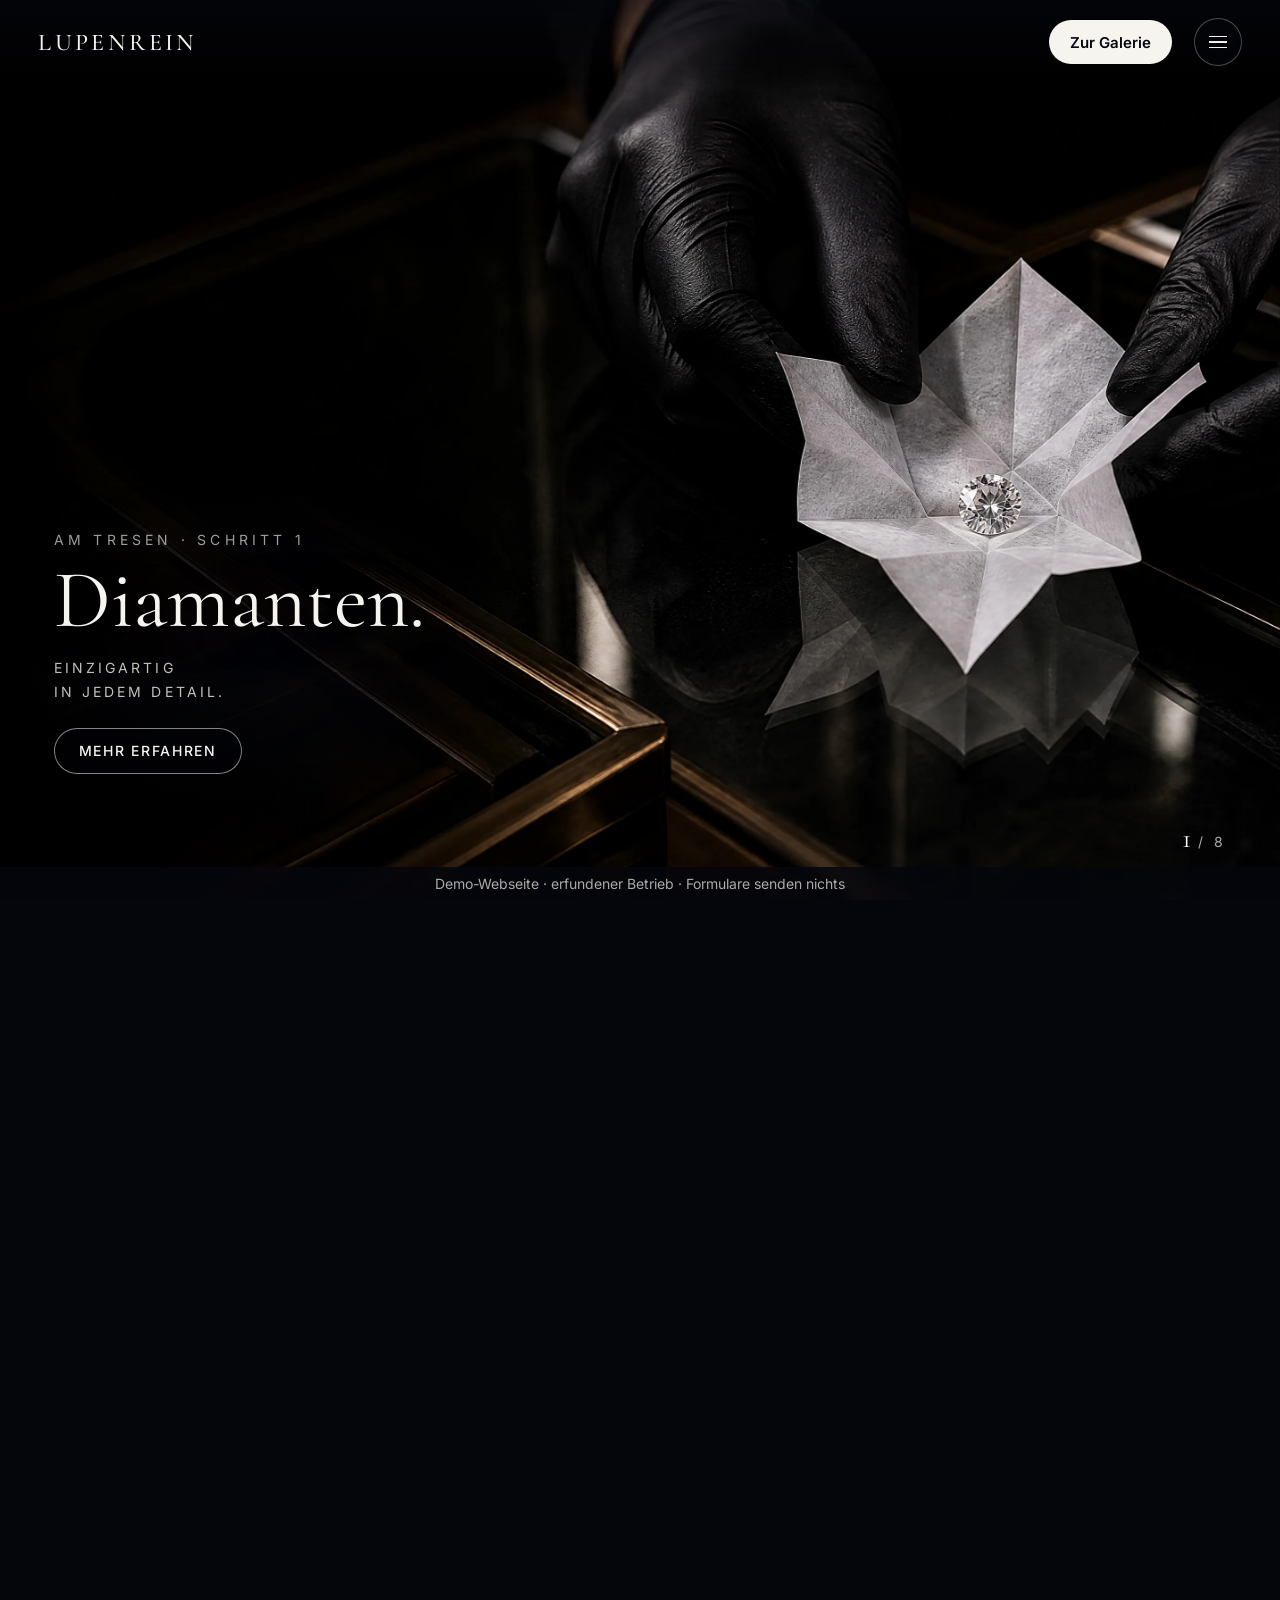
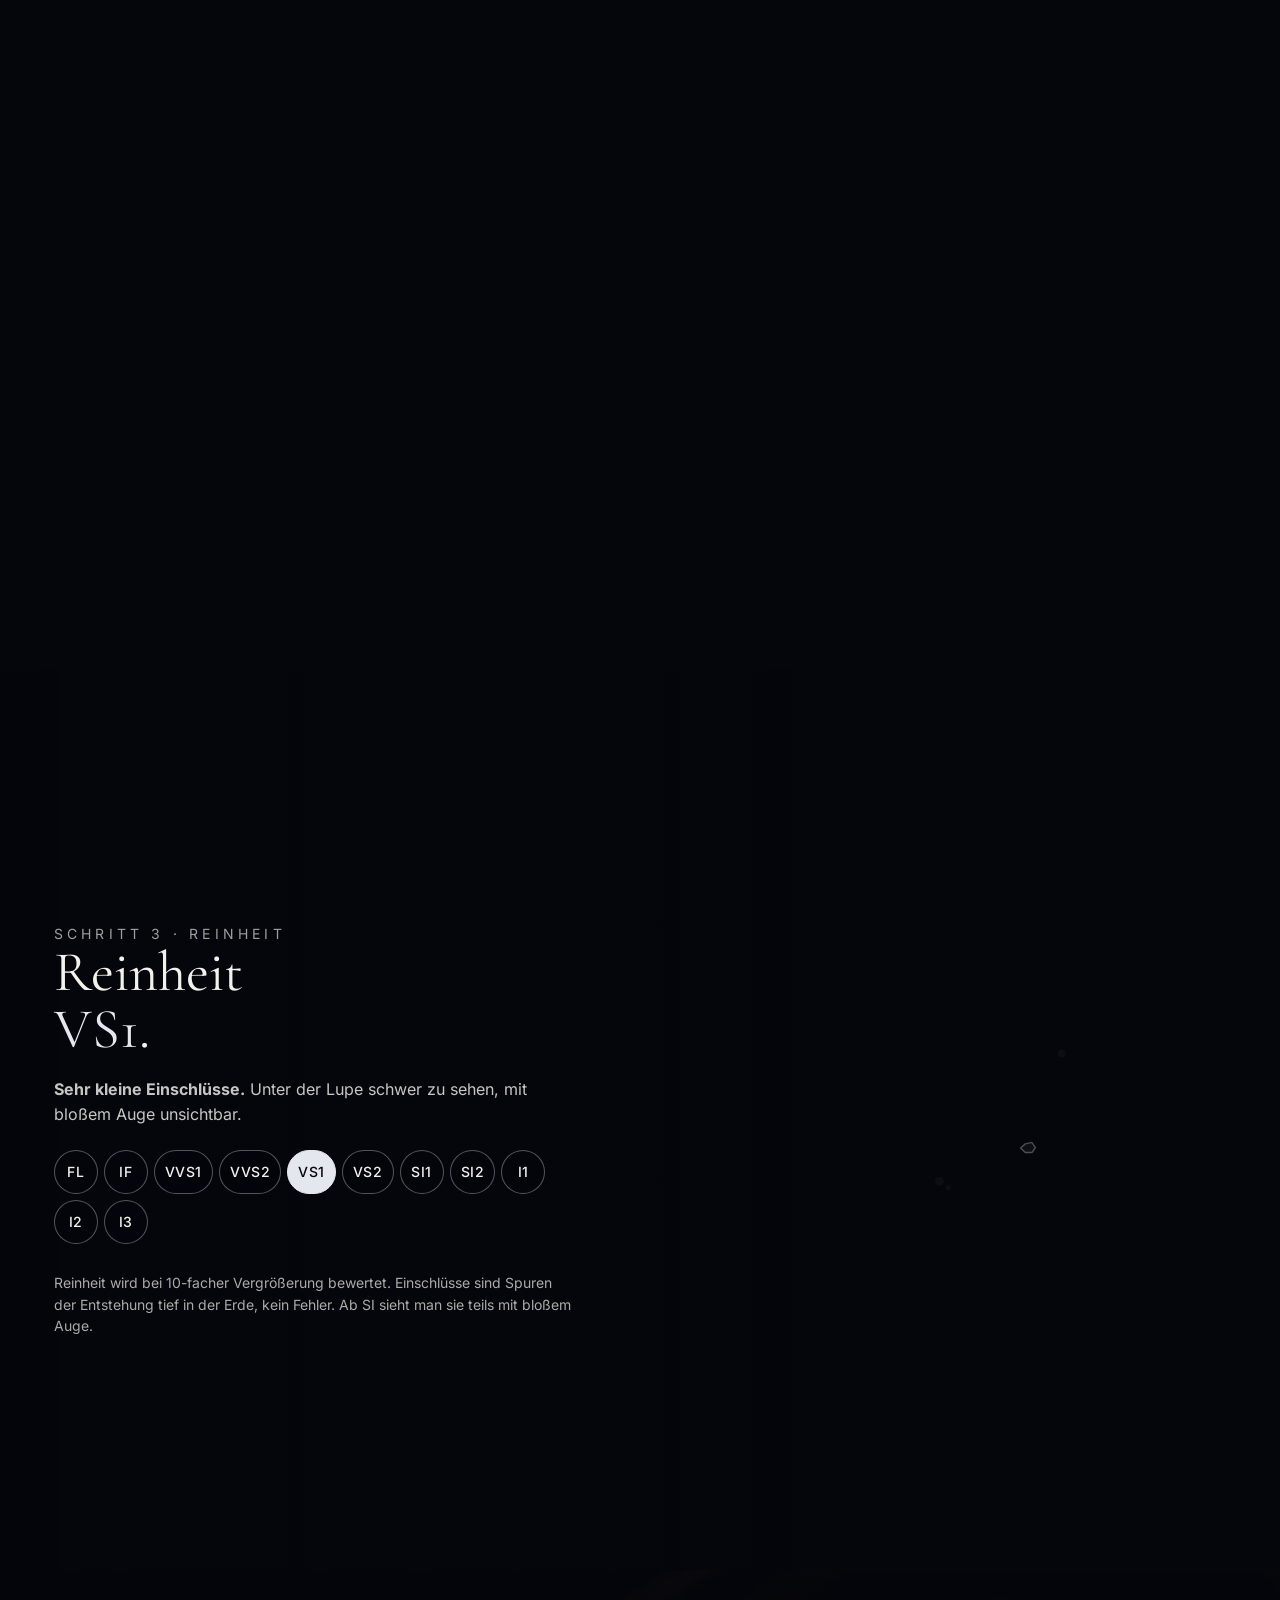
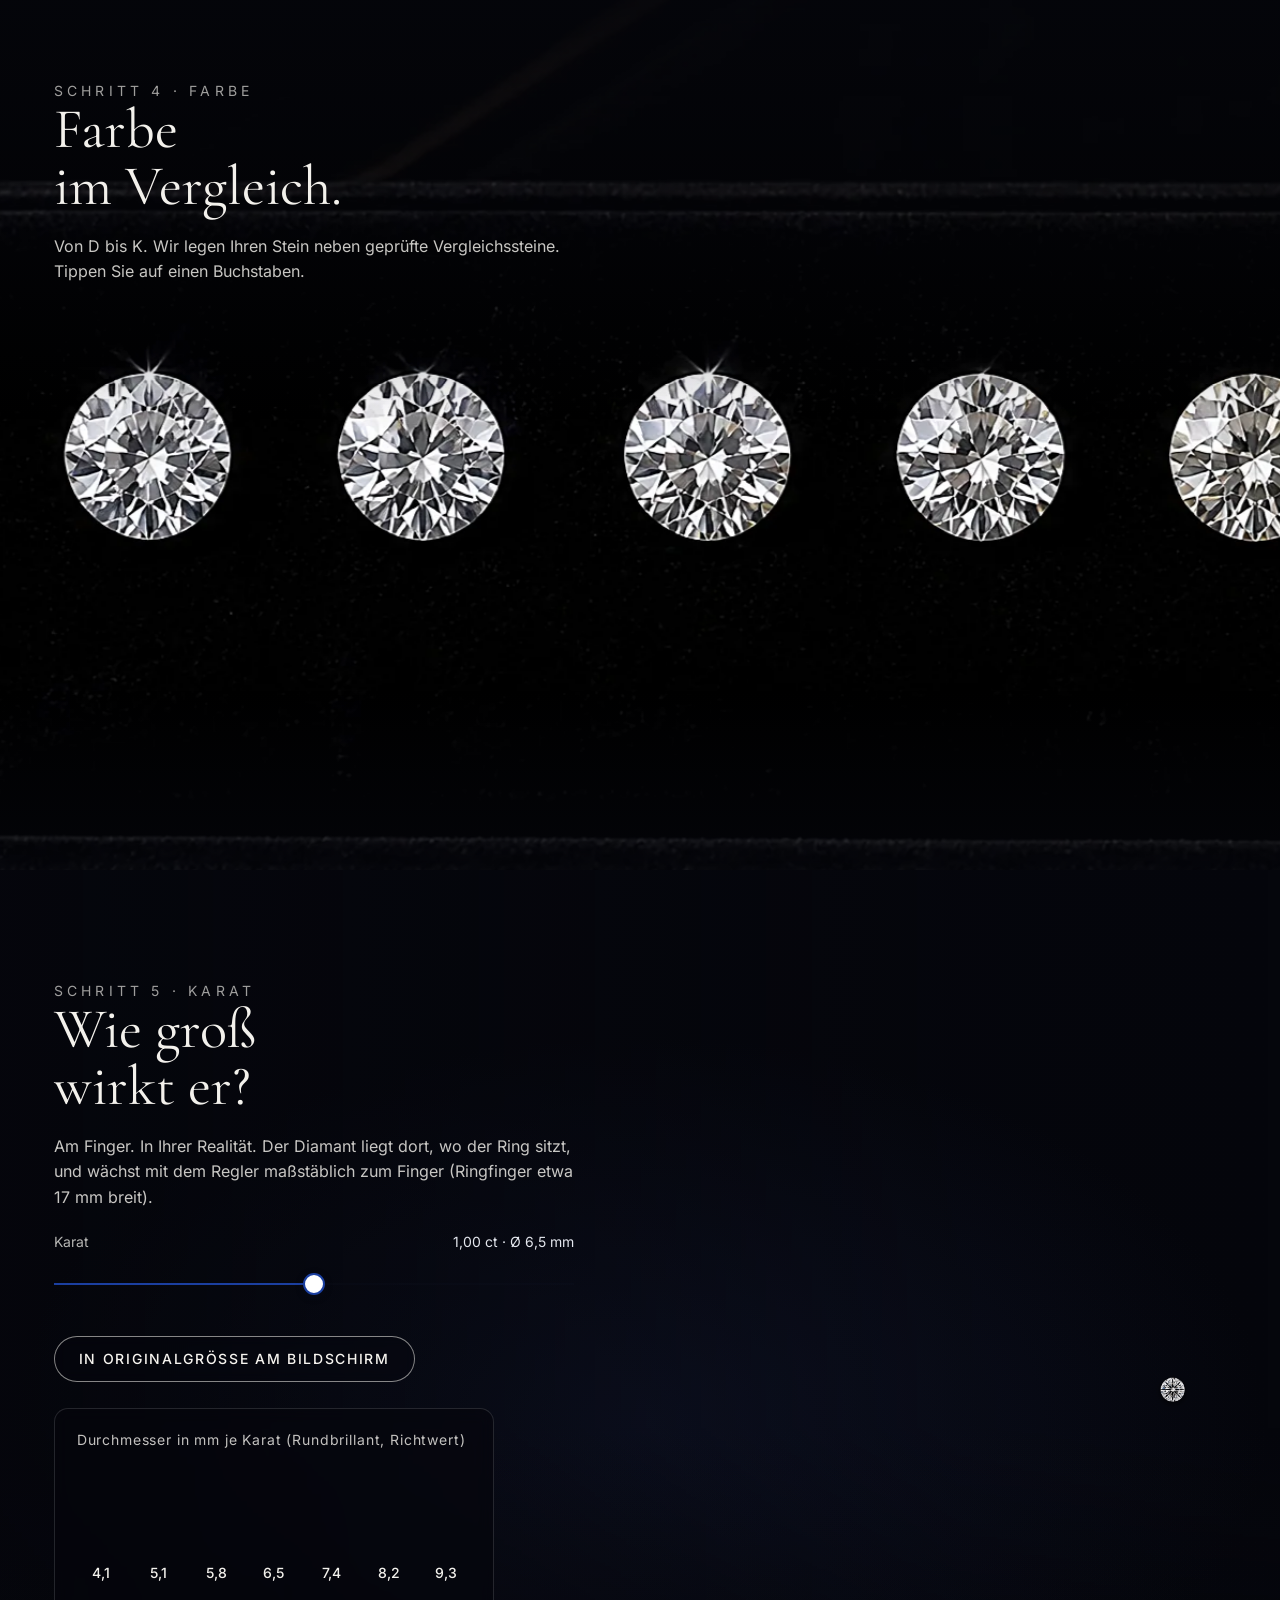
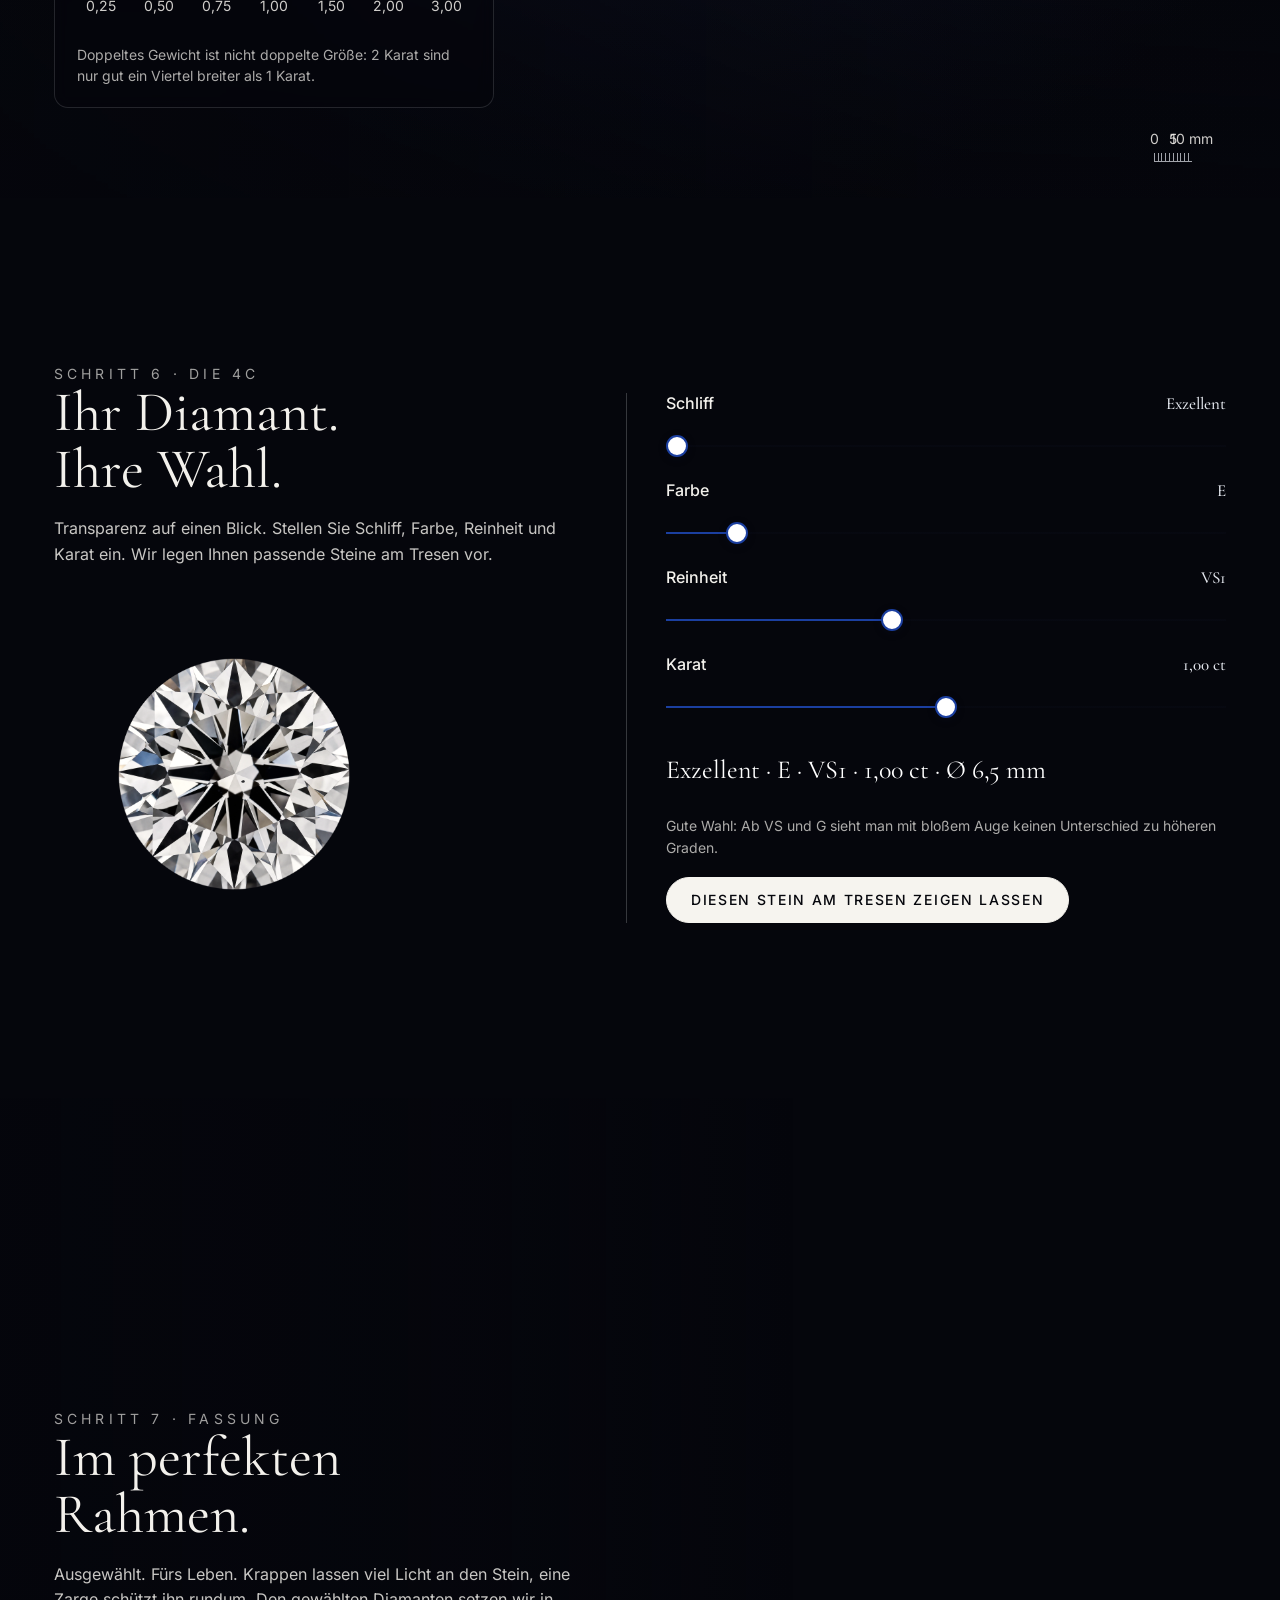
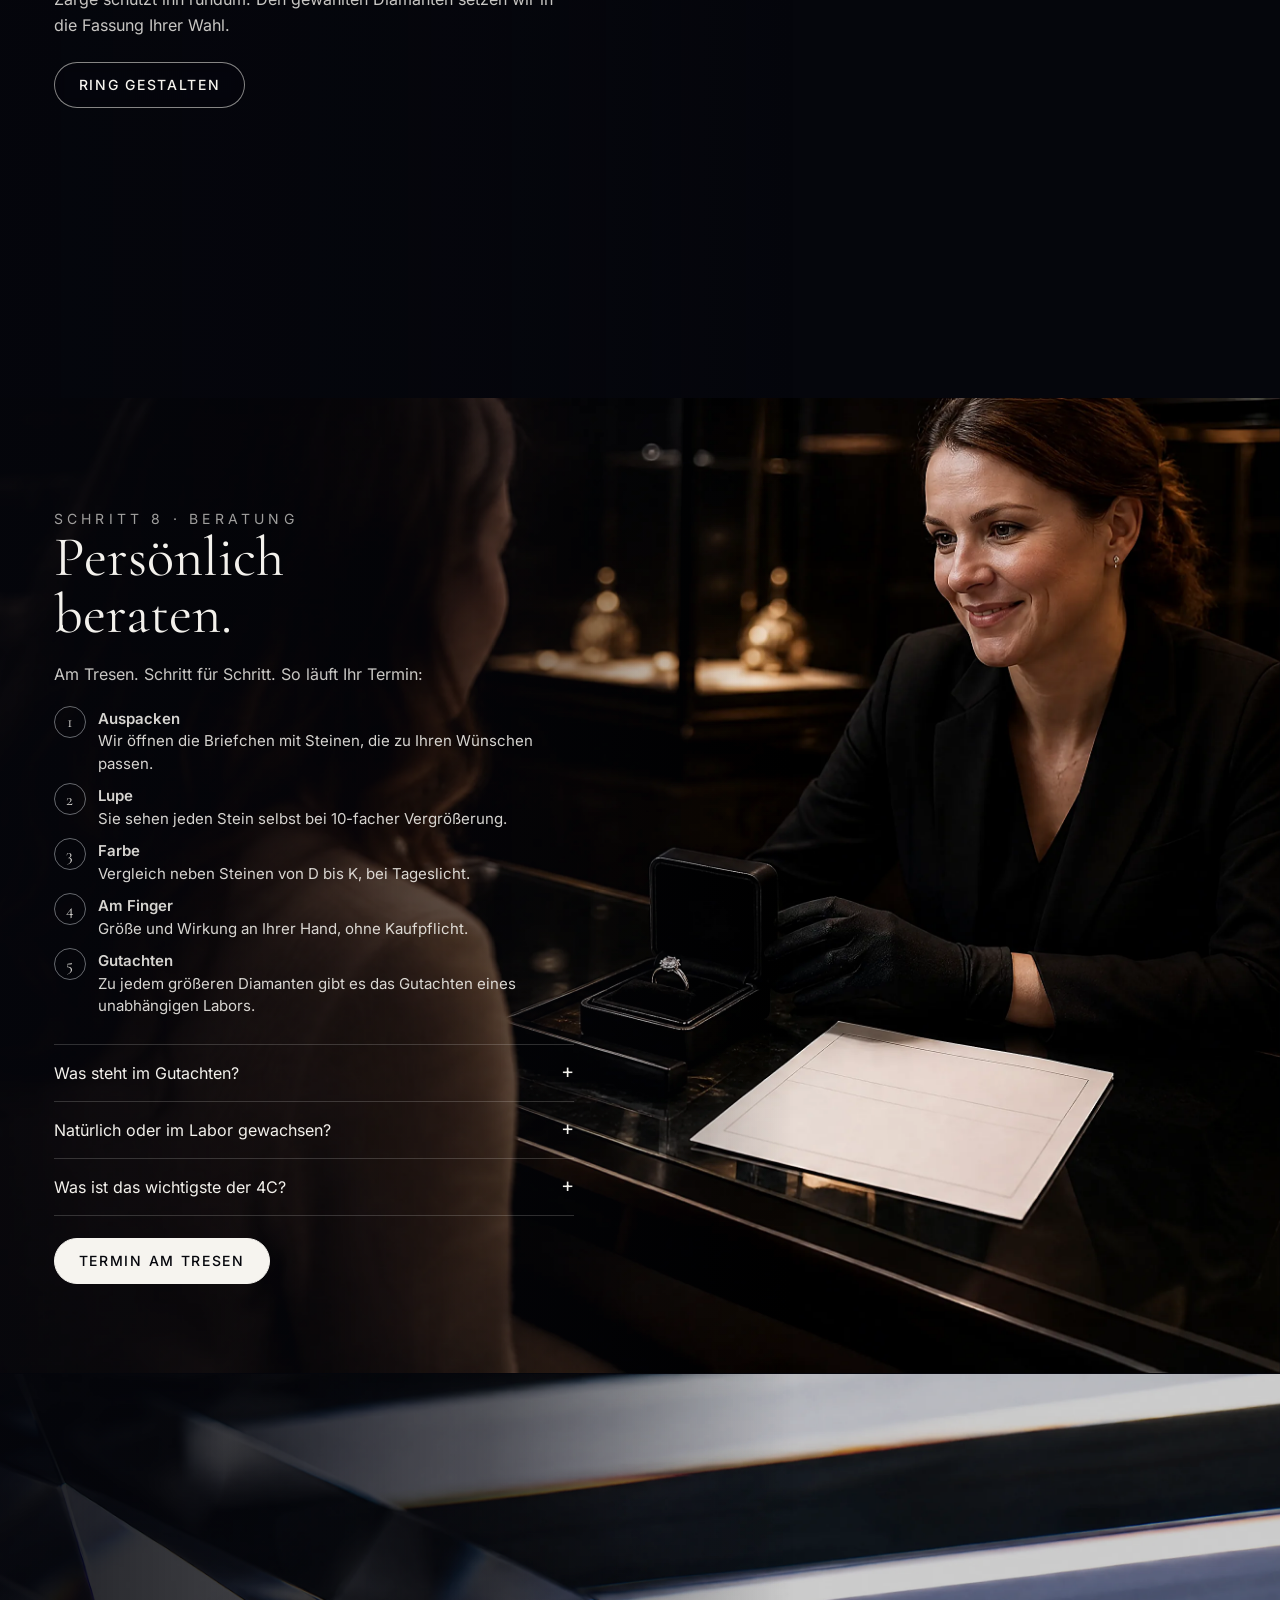
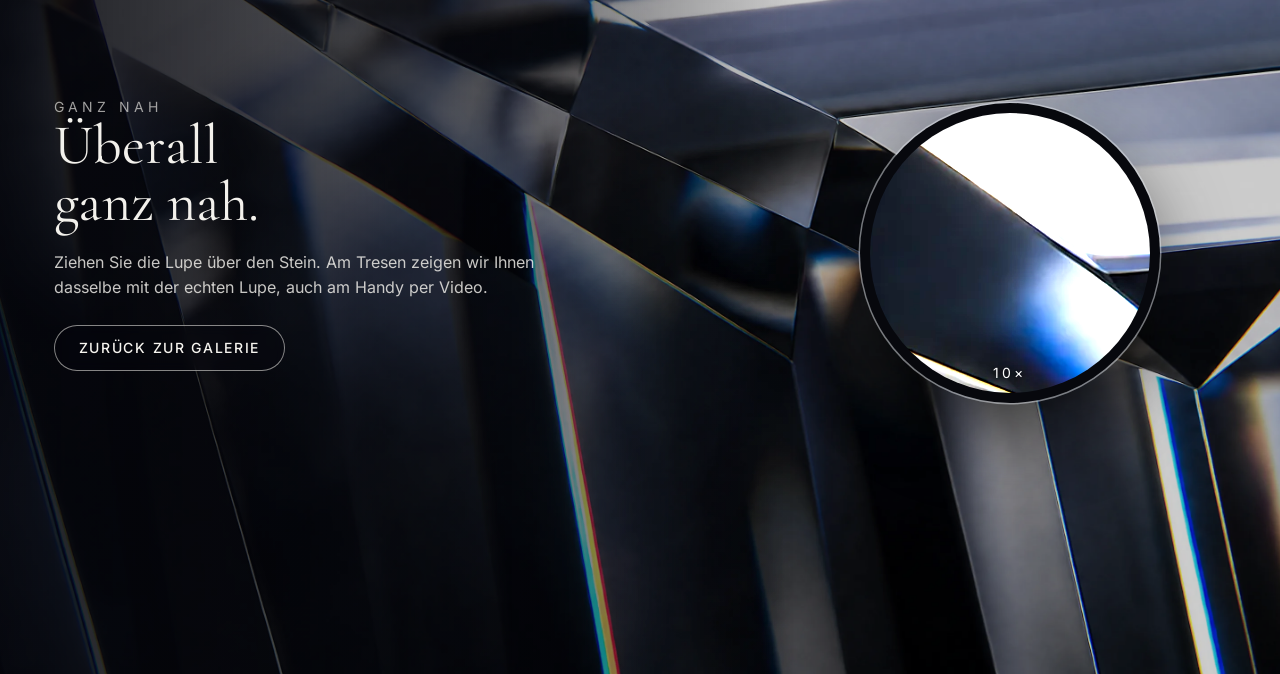
<file: diamanten.html>
<!doctype html>
<html lang="de">
<head>
<meta charset="utf-8">
<meta name="viewport" content="width=device-width, initial-scale=1, viewport-fit=cover">
<title>Diamanten · LUPENREIN</title>
<meta name="description" content="Diamanten bei Juwelier LUPENREIN: am Tresen Schritt für Schritt. Unter der Lupe, Farbe im Vergleich, Größe am Finger, Ihr Diamant nach den 4C.">
<meta name="theme-color" content="#05060c">
<link rel="icon" href="data:image/svg+xml,%3Csvg xmlns=%22http://www.w3.org/2000/svg%22 viewBox=%220 0 32 32%22%3E%3Cpath d=%22M16 3l9 9-9 17-9-17z%22 fill=%22%231b3fa0%22/%3E%3C/svg%3E">
<link rel="preconnect" href="https://fonts.googleapis.com">
<link rel="preconnect" href="https://fonts.gstatic.com" crossorigin>
<link href="https://fonts.googleapis.com/css2?family=Cormorant+Garamond:ital,wght@0,400;0,500;1,400&display=swap" rel="stylesheet">
<link rel="stylesheet" href="assets/css/style.css?v=4">
<link rel="stylesheet" href="assets/css/sub.css?v=9">
<link rel="stylesheet" href="assets/css/dia.css?v=1">
</head>
<body class="sub dark">
<div class="demo-bar" role="note">Demo-Webseite · erfundener Betrieb · Formulare senden nichts</div>

<header class="top" id="top">
  <a class="logo" href="index.html" data-back aria-label="Zurück zur Galerie" data-brand>LUPENREIN</a>
  <nav class="menu" id="menu" aria-label="Diamanten">
    <a href="#reinheit">Lupe</a>
    <a href="#farbe">Farbe</a>
    <a href="#groesse">Größe</a>
    <a href="#wahl">Ihr Diamant</a>
    <a href="#termin">Termin</a>
  </nav>
  <a href="index.html" class="btn btn-or top-cta" data-back>Zur Galerie</a>
  <button class="burger" id="burger" aria-label="Menü öffnen" aria-expanded="false" aria-controls="menu"><span></span><span></span><span></span></button>
</header>

<main>
<!-- 1 → 2 → 3 · Am Tresen: Briefchen öffnen, Pinzette hebt den Stein, Blick durch die Lupe -->
<section class="dt-intro" id="tresen" aria-label="Diamanten am Tresen">
  <div class="dt-stage">
    <img class="dt-l" id="dt1" data-n="LRT1" data-f="LRL8" alt="Behandschuhte Hände öffnen ein Diamantbriefchen auf dem dunklen Glastresen">
    <div class="dt-m" id="dtM2"><img id="dt2" data-n="LRT2" data-f="LRL2" alt="Die Diamantpinzette hebt den Stein, Makroaufnahme"></div>
    <div class="dt-m dt-loupe" id="dtM3"><img id="dt3" data-n="LRT3" data-f="LRD3" alt="Blick durch die 10-fache Lupe auf den Diamanten"></div>
    <svg class="dt-rim" id="dtRim" aria-hidden="true"></svg>
  </div>
  <div class="dt-txt" id="dtT1">
    <p class="kick">Am Tresen · Schritt 1</p>
    <h1 class="lp-h">Diamanten.</h1>
    <p class="lp-sub">Einzigartig<br>in jedem Detail.</p>
    <a href="#reinheit" class="n-btn">Mehr erfahren</a>
  </div>
  <div class="dt-txt" id="dtT2">
    <p class="kick">Schritt 2 · Die Pinzette</p>
    <h2 class="lp-h">Nähe schafft<br>Klarheit.</h2>
    <p class="lp-sub">Jeder Diamant erzählt<br>eine eigene Geschichte.</p>
  </div>
  <div class="dt-txt" id="dtT3">
    <p class="kick">Schritt 3 · Die Lupe</p>
    <h2 class="lp-h">So sehen<br>wir hin.</h2>
    <p class="lp-sub">Mit 10-facher<br>Vergrößerung.</p>
  </div>
  <p class="dt-step" id="dtStep" aria-hidden="true"><span>1</span> / 8</p>
</section>

<!-- 3 · Reinheit unter der Lupe (dasselbe Bild wie das Ende der Lupen-Fahrt) -->
<section class="lp-sec lp-dark lp-photo dt-sec" id="reinheit">
  <img class="lp-bg dt-fix" data-n="LRT3" data-f="LRD3" alt="" id="rhBg">
  <svg class="dt-inc" id="rhInc" viewBox="0 0 100 100" aria-hidden="true"></svg>
  <div class="lp-in">
    <div class="lp-col">
      <p class="kick">Schritt 3 · Reinheit</p>
      <h2 class="lp-h2">Reinheit<br><b id="rhName">VS1</b>.</h2>
      <p class="lp-lead" id="rhTxt"></p>
      <div class="dt-scale" id="rhScale" role="radiogroup" aria-label="Reinheitsgrad"></div>
      <p class="lp-note">Reinheit wird bei 10-facher Vergrößerung bewertet. Einschlüsse sind Spuren der Entstehung tief in der Erde, kein Fehler. Ab SI sieht man sie teils mit bloßem Auge.</p>
    </div>
  </div>
</section>

<!-- 4 · Farbe im Vergleich: der Stein liegt neben den Vergleichssteinen D bis K -->
<section class="lp-sec lp-dark lp-photo dt-sec dt-pull" id="farbe" data-pull="LRT4">
  <img class="lp-bg dt-fix" data-n="LRT4" data-f="LRL4" alt="Acht Vergleichsdiamanten von D bis K auf schwarzem Samt" id="faBg">
  <div class="fa-slit" id="faSlit" aria-hidden="true"></div>
  <div class="lp-in fa-in">
    <div class="lp-col">
      <p class="kick">Schritt 4 · Farbe</p>
      <h2 class="lp-h2">Farbe<br>im Vergleich.</h2>
      <p class="lp-lead">Von D bis K. Wir legen Ihren Stein neben geprüfte Vergleichssteine. Tippen Sie auf einen Buchstaben.</p>
    </div>
    <div class="fa-row" id="faRow" role="radiogroup" aria-label="Farbgrad"></div>
    <p class="fa-out" id="faOut" aria-live="polite"></p>
  </div>
</section>

<!-- 5 · Wie groß wirkt er? Der Stein am Finger, Karat zu Millimetern -->
<section class="lp-sec lp-dark lp-photo dt-sec" id="groesse">
  <img class="lp-bg dt-fix" data-n="LRT5H" data-f="LRT5" alt="Ein Diamant liegt zur Probe auf dem Ringfinger" id="grBg">
  <img class="gr-ring" id="grRing" src="assets/img/stein_cut.webp" alt="" aria-hidden="true" draggable="false">
  <div class="lp-in">
    <div class="lp-col">
      <p class="kick">Schritt 5 · Karat</p>
      <h2 class="lp-h2">Wie groß<br>wirkt er?</h2>
      <p class="lp-lead">Am Finger. In Ihrer Realität. Der Diamant liegt dort, wo der Ring sitzt, und wächst mit dem Regler maßstäblich zum Finger (Ringfinger etwa 17 mm breit).</p>
      <label class="kal-l" for="grR">Karat <output id="grOut">1,00 ct · Ø 6,5 mm</output></label>
      <input type="range" id="grR" min="0" max="6" step="1" value="3">
      <a href="verlobungsringe.html#groesse" class="n-btn">In Originalgröße am Bildschirm</a>
      <figure class="gr-chart" aria-label="Durchmesser eines Rundbrillanten je Karat">
        <figcaption>Durchmesser in mm je Karat (Rundbrillant, Richtwert)</figcaption>
        <div class="gr-bars" id="grBars"></div>
        <p class="lp-note">Doppeltes Gewicht ist nicht doppelte Größe: 2 Karat sind nur gut ein Viertel breiter als 1 Karat.</p>
      </figure>
    </div>
  </div>
  <div class="gr-ruler" id="grRuler" aria-hidden="true"></div>
</section>

<!-- 6 · Ihr Diamant. Ihre Wahl. Vier Regler, der Stein verändert sich -->
<section class="lp-sec lp-dark dt-sec" id="wahl">
  <img class="lp-bg wa-bg" data-n="LRT6" data-f="LRB22" alt="" aria-hidden="true">
  <div class="lp-in lp-split wa-in">
    <div class="lp-col">
      <p class="kick">Schritt 6 · Die 4C</p>
      <h2 class="lp-h2">Ihr Diamant.<br>Ihre Wahl.</h2>
      <p class="lp-lead">Transparenz auf einen Blick. Stellen Sie Schliff, Farbe, Reinheit und Karat ein. Wir legen Ihnen passende Steine am Tresen vor.</p>
      <div class="wa-stone" id="waStone"><img src="assets/img/stein_cut.webp" alt="Ihr Diamant" id="waImg" data-cut="1"><svg class="dt-inc" id="waInc" viewBox="0 0 100 100" aria-hidden="true"></svg></div>
    </div>
    <div class="wa-ctl">
      <div class="ctl"><div class="ctl-top"><label for="wCut">Schliff</label><output id="oCut"></output></div><input type="range" id="wCut" min="0" max="4" step="1" value="0"></div>
      <div class="ctl"><div class="ctl-top"><label for="wCol">Farbe</label><output id="oCol"></output></div><input type="range" id="wCol" min="0" max="9" step="1" value="0"></div>
      <div class="ctl"><div class="ctl-top"><label for="wCla">Reinheit</label><output id="oCla"></output></div><input type="range" id="wCla" min="0" max="10" step="1" value="4"></div>
      <div class="ctl"><div class="ctl-top"><label for="wCt">Karat</label><output id="oCt"></output></div><input type="range" id="wCt" min="0" max="6" step="1" value="3"></div>
      <p class="wa-sum" id="waSum" aria-live="polite"></p>
      <p class="lp-note" id="waTip"></p>
      <button type="button" class="n-btn n-fill" id="waGo" data-reserve="Diamant am Tresen ansehen">Diesen Stein am Tresen zeigen lassen</button>
    </div>
  </div>
</section>

<!-- 7 · Im perfekten Rahmen: der Stein in der Fassung, Ringschachtel auf dem Tresen -->
<section class="lp-sec lp-dark lp-photo dt-sec dt-pull" id="fassung" data-pull="LRT7">
  <img class="lp-bg dt-fix" data-n="LRT7" data-f="LRL5" alt="Weißgold-Solitär in einer offenen Ringschachtel auf dem Tresen" id="fsBg">
  <div class="lp-in">
    <div class="lp-col">
      <p class="kick">Schritt 7 · Fassung</p>
      <h2 class="lp-h2">Im perfekten<br>Rahmen.</h2>
      <p class="lp-lead">Ausgewählt. Fürs Leben. Krappen lassen viel Licht an den Stein, eine Zarge schützt ihn rundum. Den gewählten Diamanten setzen wir in die Fassung Ihrer Wahl.</p>
      <a href="verlobungsringe.html#gestalten" class="n-btn">Ring gestalten</a>
    </div>
  </div>
</section>

<!-- 8 · Persönlich beraten: Termin am Tresen -->
<section class="lp-sec lp-dark lp-photo dt-sec" id="termin">
  <img class="lp-bg dt-fix" data-n="LRT8" data-f="LRL8" alt="Beraterin und Kundin lächeln am Tresen, daneben die Ringschachtel und das Gutachten" style="--fx:70%" id="tmBg">
  <div class="lp-in">
    <div class="lp-col">
      <p class="kick">Schritt 8 · Beratung</p>
      <h2 class="lp-h2">Persönlich<br>beraten.</h2>
      <p class="lp-lead">Am Tresen. Schritt für Schritt. So läuft Ihr Termin:</p>
      <ol class="tm-steps" id="tmSteps">
        <li><b>Auspacken</b> Wir öffnen die Briefchen mit Steinen, die zu Ihren Wünschen passen.</li>
        <li><b>Lupe</b> Sie sehen jeden Stein selbst bei 10-facher Vergrößerung.</li>
        <li><b>Farbe</b> Vergleich neben Steinen von D bis K, bei Tageslicht.</li>
        <li><b>Am Finger</b> Größe und Wirkung an Ihrer Hand, ohne Kaufpflicht.</li>
        <li><b>Gutachten</b> Zu jedem größeren Diamanten gibt es das Gutachten eines unabhängigen Labors.</li>
      </ol>
      <div class="faq">
        <details><summary>Was steht im Gutachten?</summary><p>Gewicht in Karat, Maße in Millimetern, Farbe, Reinheit, Schliff, Politur, Symmetrie und Fluoreszenz. Oft ist eine Nummer fein in die Rundiste graviert, die zum Gutachten passt.</p></details>
        <details><summary>Natürlich oder im Labor gewachsen?</summary><p>Beide sind echte Diamanten aus Kohlenstoff mit gleicher Härte. Wir sagen Ihnen bei jedem Stein klar, woher er kommt.</p></details>
        <details><summary>Was ist das wichtigste der 4C?</summary><p>Der Schliff. Er entscheidet, wie viel Licht der Stein zurückwirft. Ein sehr guter Schliff lässt einen Stein lebendiger wirken als mehr Karat.</p></details>
      </div>
      <button type="button" class="n-btn n-fill" id="tmGo">Termin am Tresen</button>
    </div>
  </div>
</section>

<!-- 9 · Überall ganz nah: die Lupe zum Ziehen, zurück zur Galerie -->
<section class="lp-sec lp-dark lp-photo dt-sec" id="ende">
  <img class="lp-bg lp-facets" data-n="LRD3" alt="Blick in einen Diamanten: Facetten im Licht" id="enBg">
  <div class="en-loupe" id="enLoupe" aria-hidden="true"><i></i><span>10×</span></div>
  <div class="lp-in">
    <div class="lp-col">
      <p class="kick">Ganz nah</p>
      <h2 class="lp-h2">Überall<br>ganz nah.</h2>
      <p class="lp-lead">Ziehen Sie die Lupe über den Stein. Am Tresen zeigen wir Ihnen dasselbe mit der echten Lupe, auch am Handy per Video.</p>
      <a href="index.html" class="n-btn" data-back>Zurück zur Galerie</a>
    </div>
  </div>
</section>
</main>

<dialog class="modal" id="resModal" aria-labelledby="resTitle">
  <form method="dialog" class="modal-in">
    <button class="x" aria-label="Schließen" value="x">×</button>
    <p class="kicker">Termin am Tresen</p>
    <h3 id="resTitle">Diamant ansehen</h3>
    <p class="info" id="resInfo">Wir legen passende Steine bereit. Sie kommen vorbei und sehen in Ruhe unter der Lupe, ohne Kaufpflicht.</p>
    <div class="tm-days" id="tmDays" role="radiogroup" aria-label="Wunschtag"></div>
    <div class="f2"><input placeholder="Name" aria-label="Name" id="rName"><input placeholder="Telefon" aria-label="Telefon" inputmode="tel" id="rTel"></div>
    <button class="btn btn-or wide" value="ok">Termin anfragen</button>
    <p class="small">Demo: Es wird nichts gesendet.</p>
  </form>
</dialog>

<script src="assets/js/img.js"></script>
<script src="assets/js/dia.js?v=1"></script>
</body>
</html>
</file>
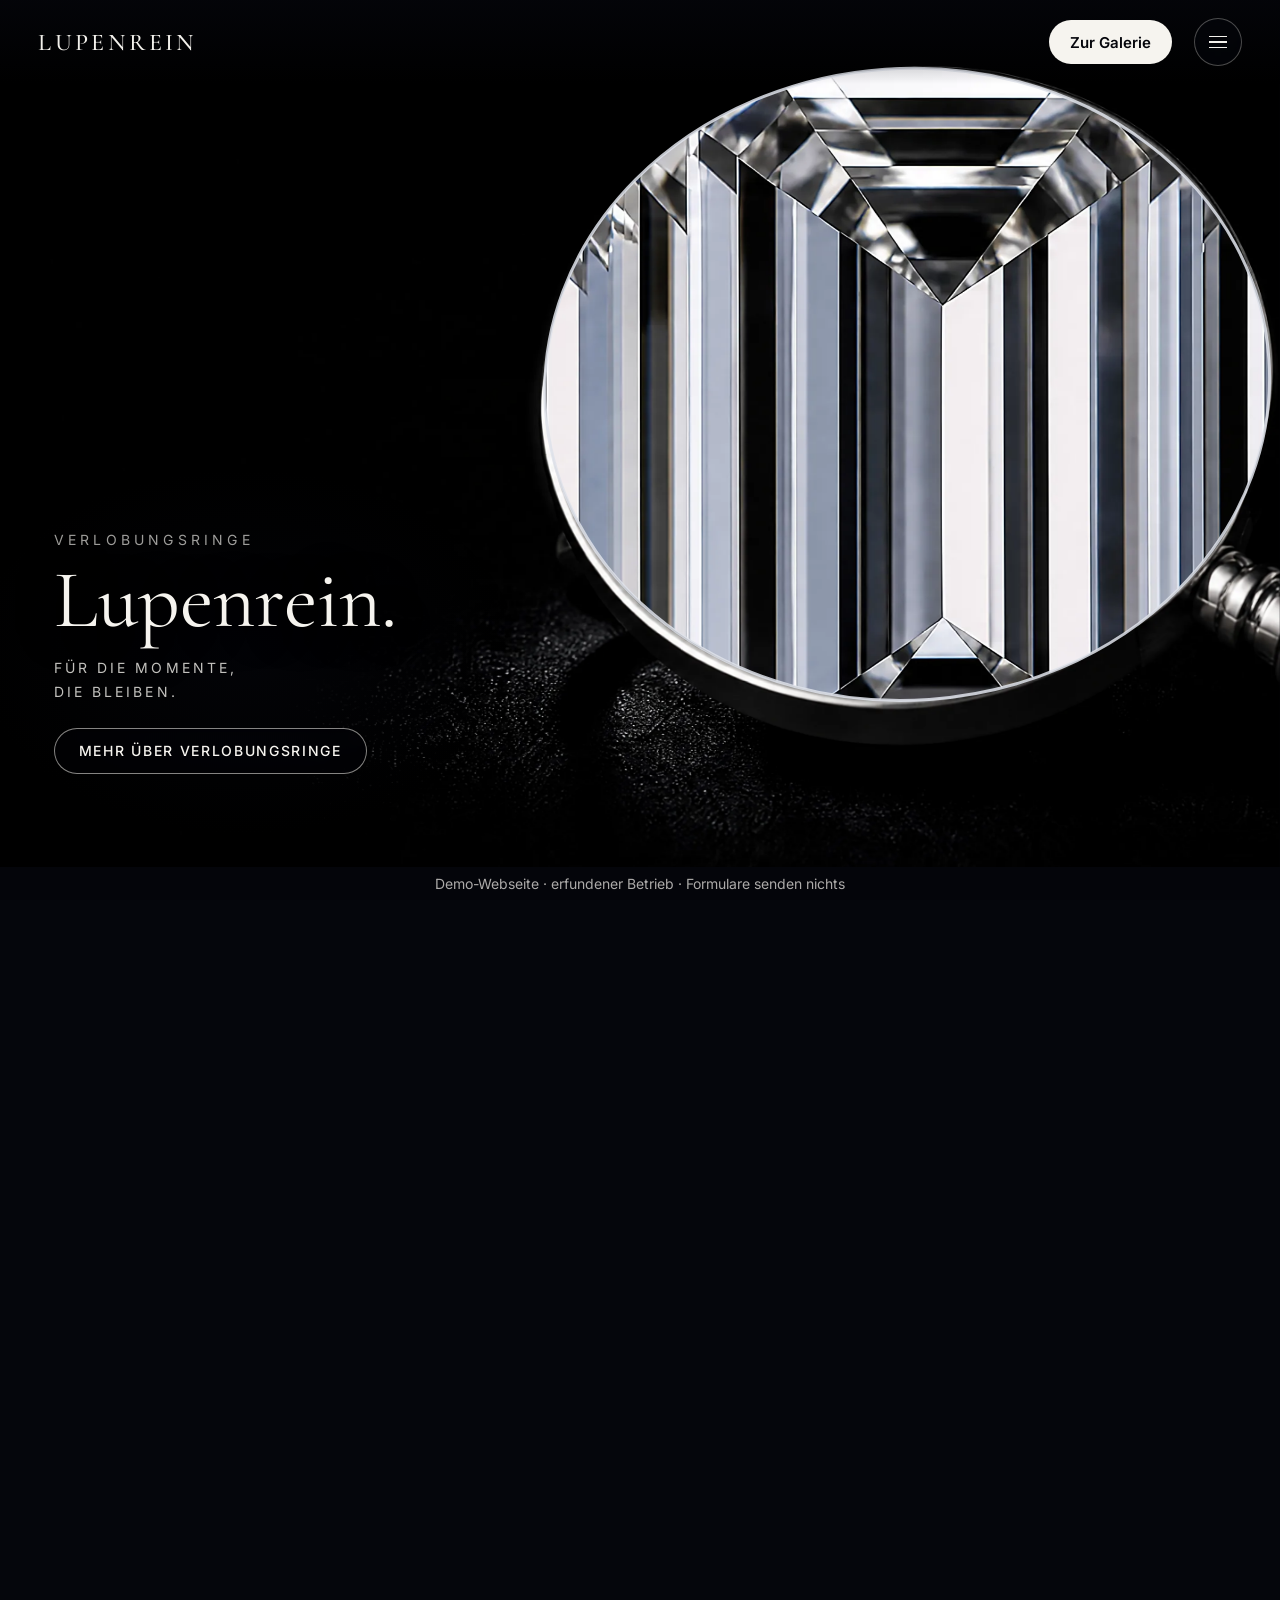
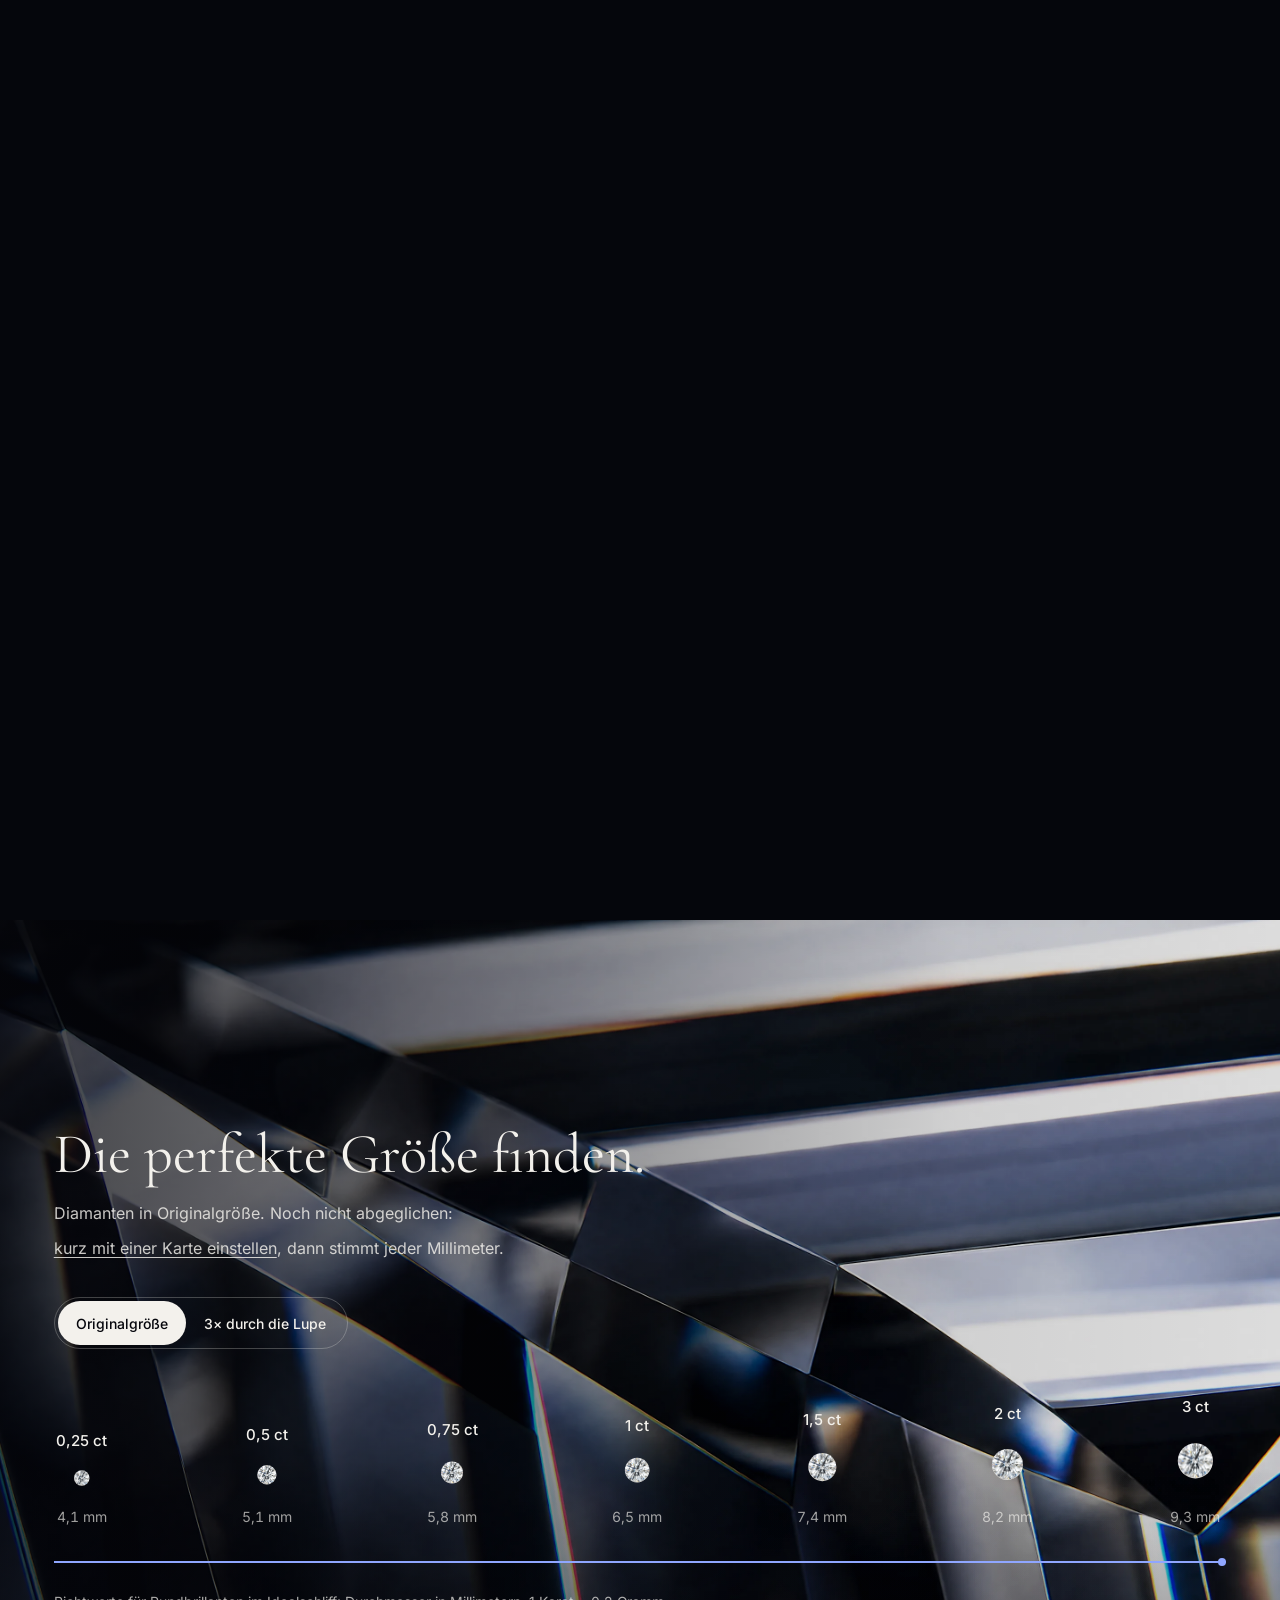
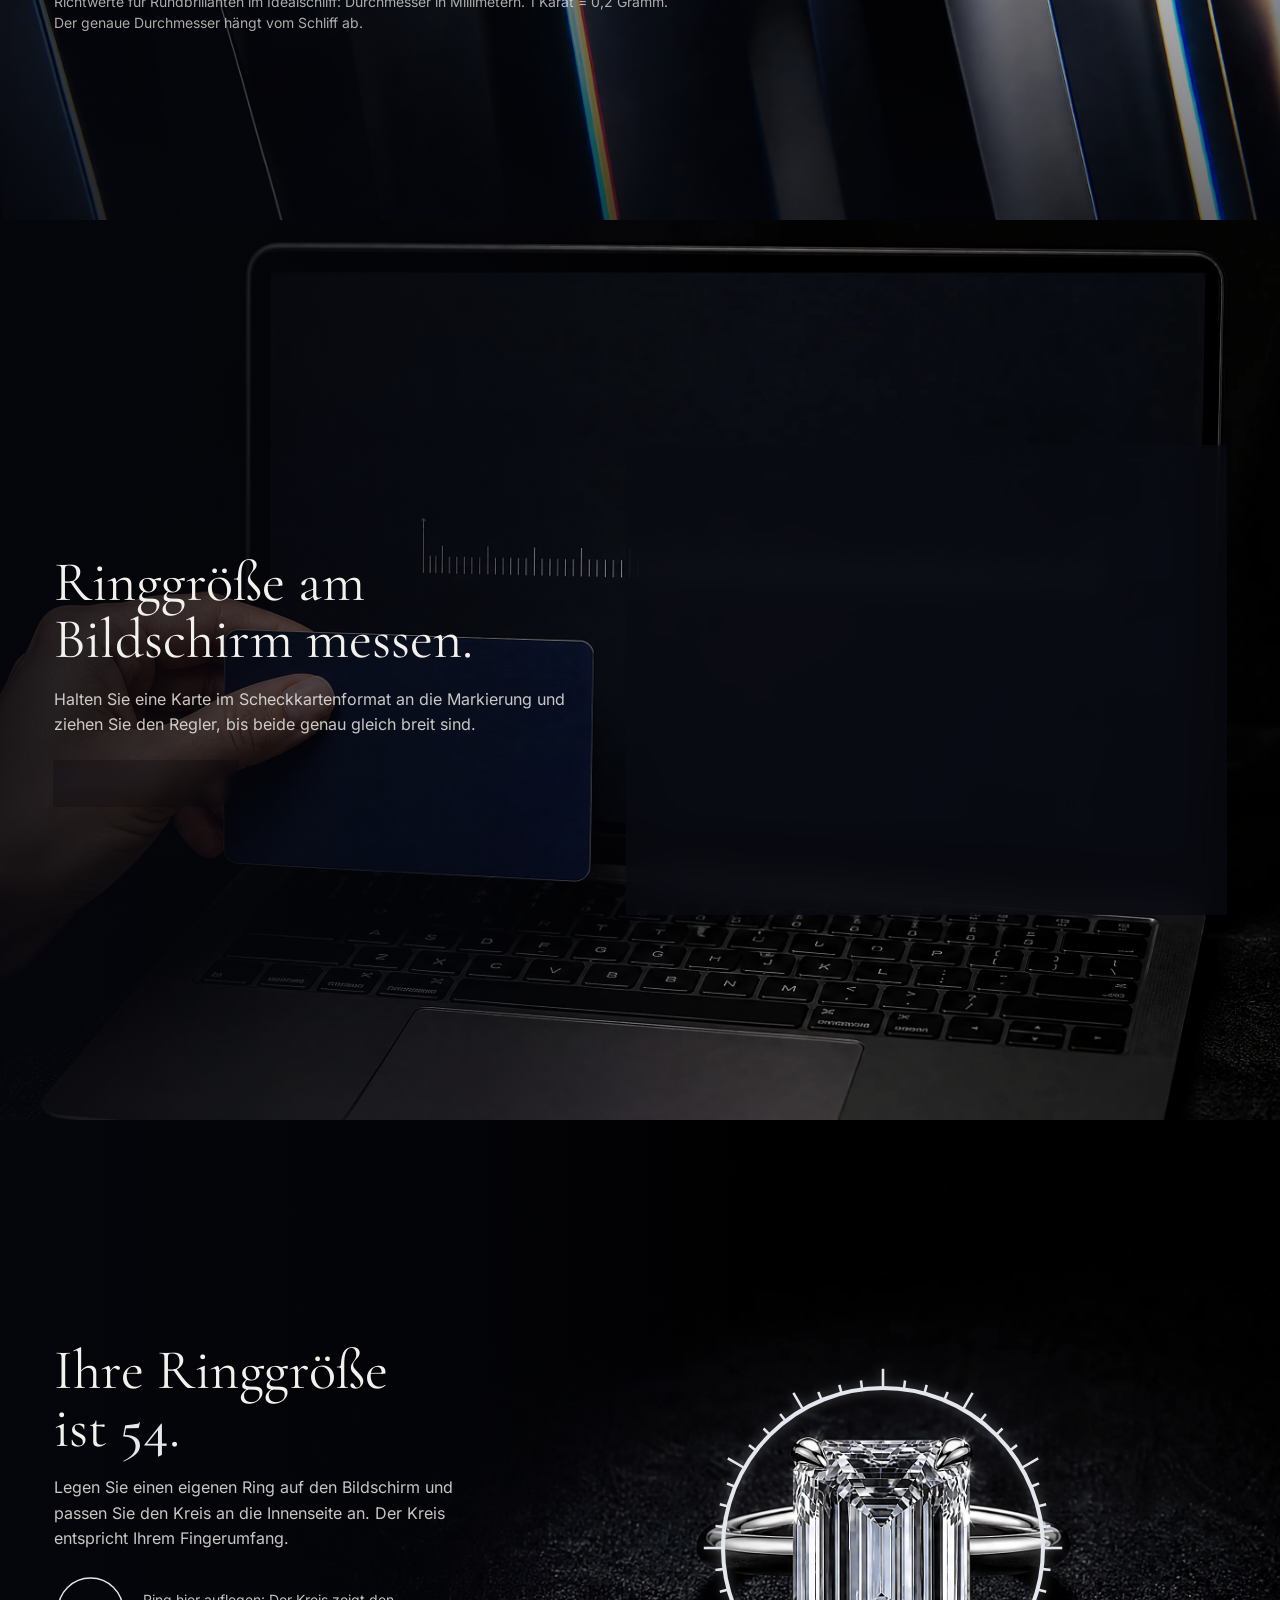
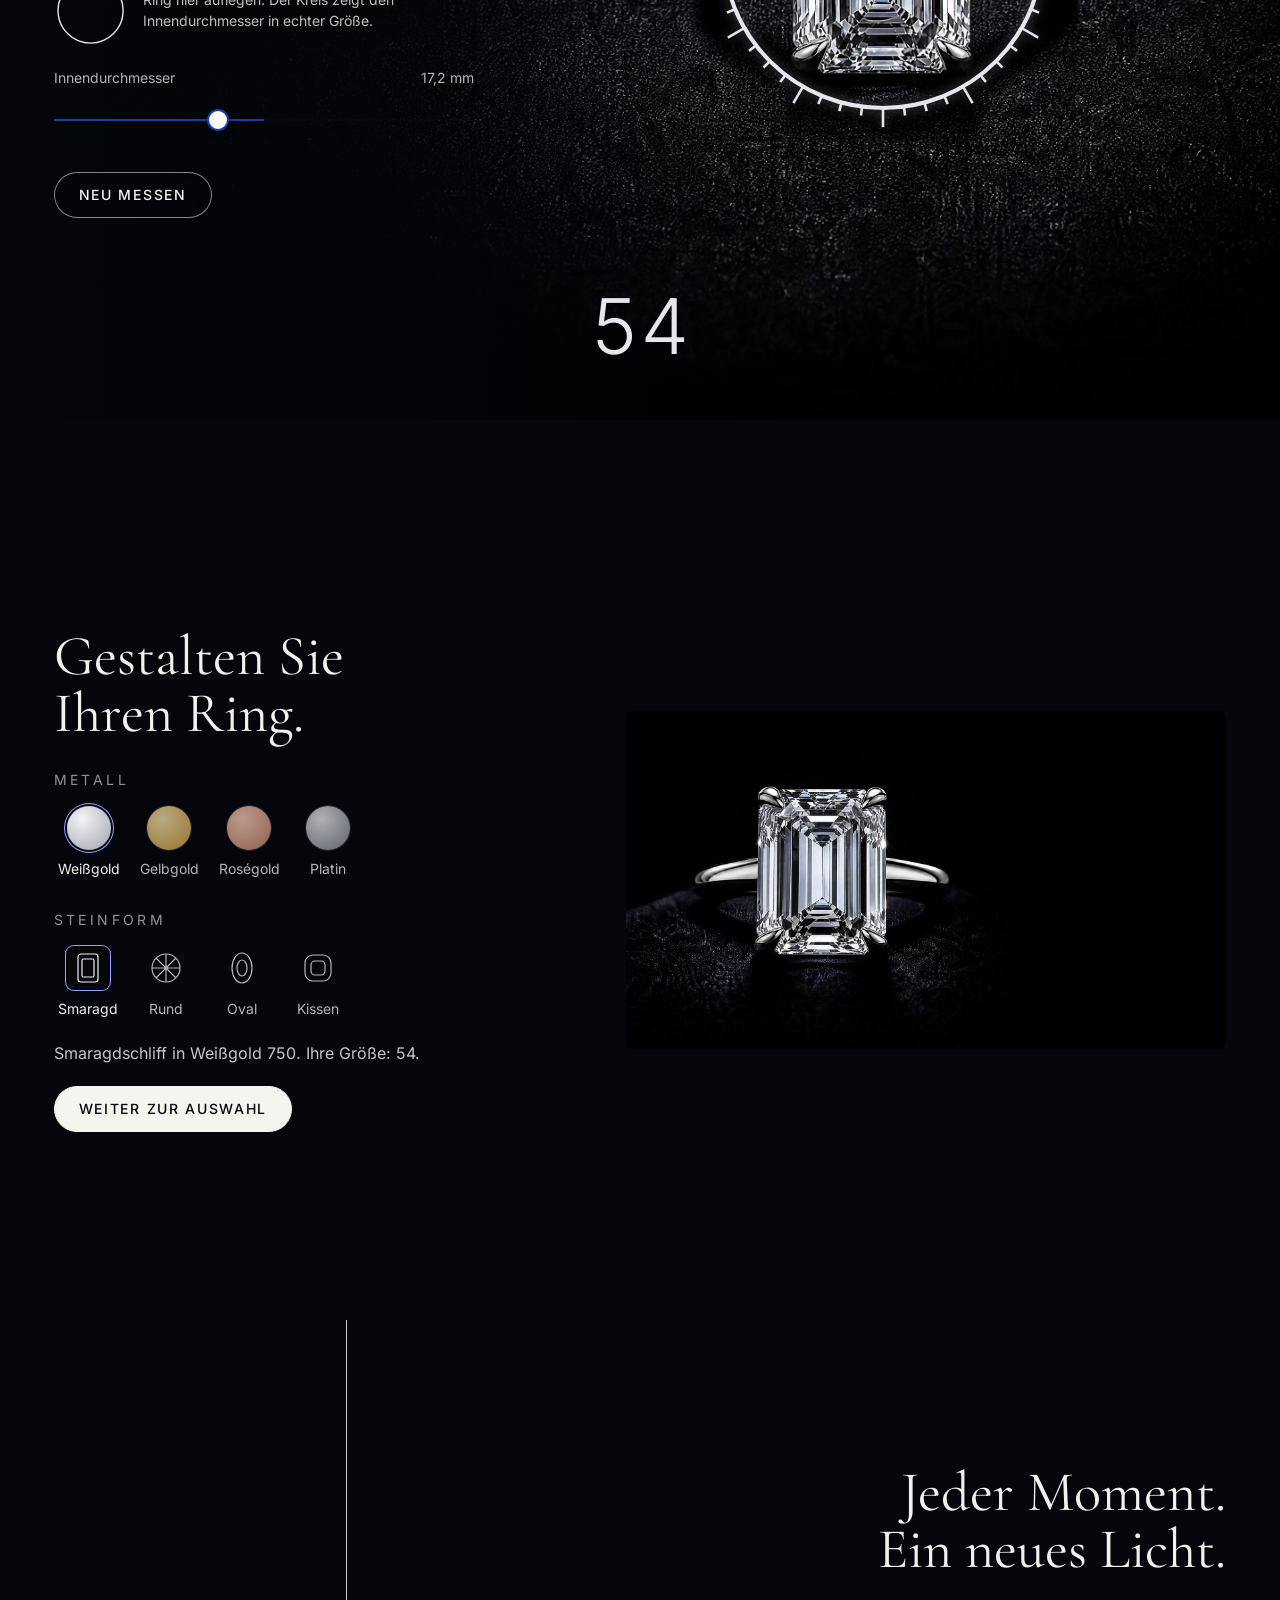
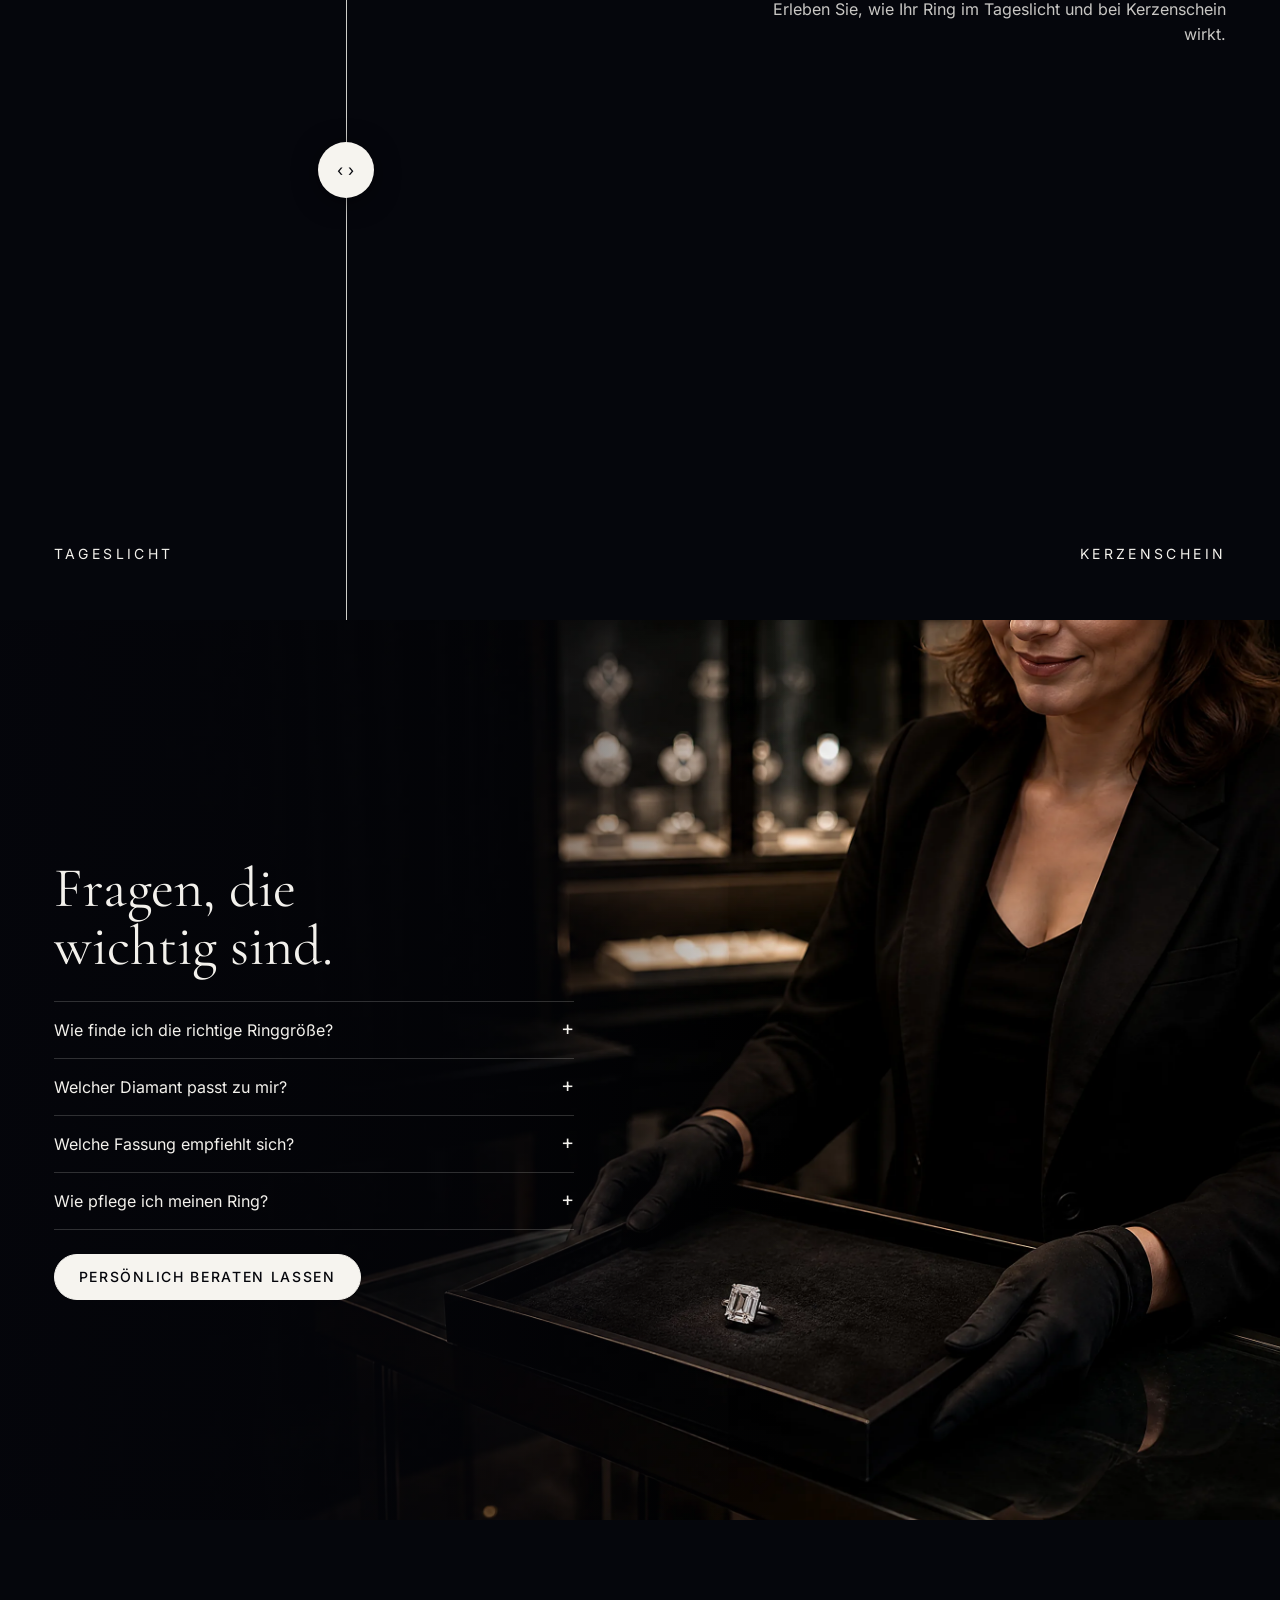
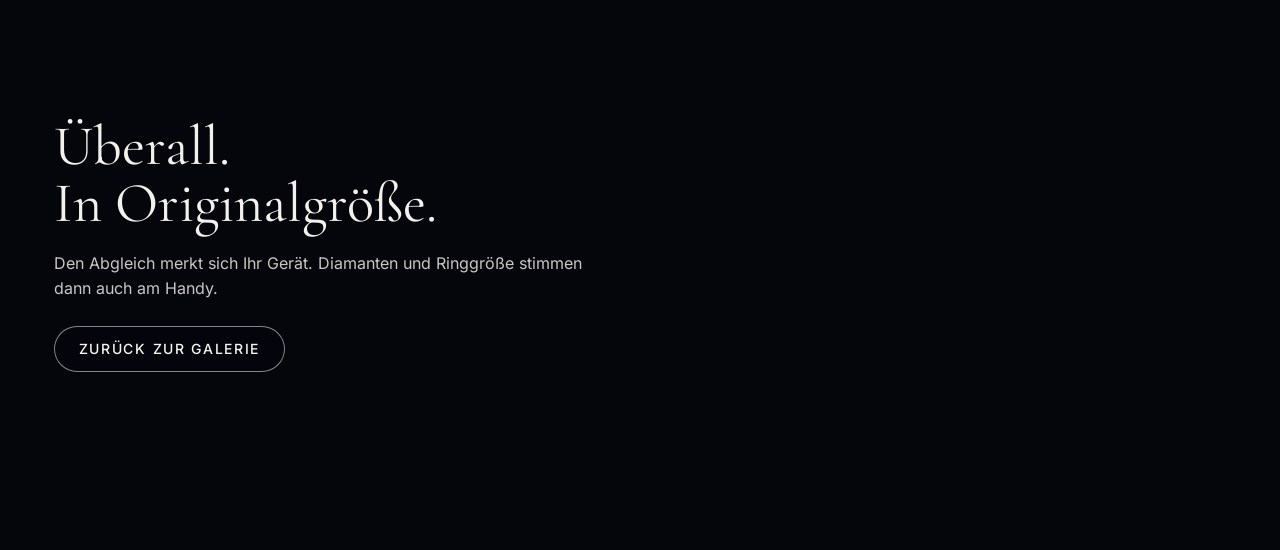
<file: verlobungsringe.html>
<!doctype html>
<html lang="de">
<head>
<meta charset="utf-8">
<meta name="viewport" content="width=device-width, initial-scale=1, viewport-fit=cover">
<title>Verlobungsringe · LUPENREIN</title>
<meta name="description" content="Verlobungsringe bei Juwelier LUPENREIN: Diamanten in Originalgröße sehen, Ringgröße am Bildschirm messen, Metall und Schliff wählen, Licht vergleichen.">
<meta name="theme-color" content="#05060c">
<link rel="icon" href="data:image/svg+xml,%3Csvg xmlns=%22http://www.w3.org/2000/svg%22 viewBox=%220 0 32 32%22%3E%3Cpath d=%22M16 3l9 9-9 17-9-17z%22 fill=%22%231b3fa0%22/%3E%3C/svg%3E">
<link rel="preconnect" href="https://fonts.googleapis.com">
<link rel="preconnect" href="https://fonts.gstatic.com" crossorigin>
<link href="https://fonts.googleapis.com/css2?family=Cormorant+Garamond:ital,wght@0,400;0,500;1,400&display=swap" rel="stylesheet">
<link rel="stylesheet" href="assets/css/style.css?v=4">
<link rel="stylesheet" href="assets/css/sub.css?v=9">
</head>
<body class="sub dark">
<div class="demo-bar" role="note">Demo-Webseite · erfundener Betrieb · Formulare senden nichts</div>

<header class="top" id="top">
  <a class="logo" href="index.html" data-back aria-label="Zurück zur Galerie" data-brand>LUPENREIN</a>
  <nav class="menu" id="menu" aria-label="Verlobungsringe">
    <a href="#groesse">Originalgröße</a>
    <a href="#messen">Ringgröße</a>
    <a href="#gestalten">Gestalten</a>
    <a href="#licht">Licht</a>
    <a href="#fragen">Fragen</a>
  </nav>
  <a href="index.html" class="btn btn-or top-cta" data-back>Zur Galerie</a>
  <button class="burger" id="burger" aria-label="Menü öffnen" aria-expanded="false" aria-controls="menu"><span></span><span></span><span></span></button>
</header>

<main>
<!-- 1 + 2 · Die Lupe öffnet die Seite: das Glas der Lupe wächst, bis der Diamant das Bild füllt -->
<section class="lp-intro" id="lupe" aria-label="Verlobungsringe">
  <div class="lp-stage">
    <img class="lp-l" id="lp1" data-n="LRL1" alt="Weißgold-Verlobungsring mit Smaragdschliff unter einer Juwelierlupe">
    <div class="lp-lens" id="lpLens"><img id="lp2" data-n="LRL2" alt="Der Diamant im Smaragdschliff in Makro-Aufnahme"></div>
    <svg class="lp-rim" id="lpRim" aria-hidden="true" preserveAspectRatio="none"></svg>
  </div>
  <div class="lp-txt lp-t1" id="lpT1">
    <p class="kick">Verlobungsringe</p>
    <h1 class="lp-h">Lupenrein.</h1>
    <p class="lp-sub">Für die Momente,<br>die bleiben.</p>
    <a href="#groesse" class="n-btn">Mehr über Verlobungsringe</a>
  </div>
  <div class="lp-txt lp-t2" id="lpT2">
    <h2 class="lp-h">Verlobungsringe.</h2>
    <p class="lp-sub">Klarheit, die man sieht.<br>Liebe, die man spürt.</p>
    <a href="#gestalten" class="n-btn">Die Kollektion</a>
  </div>
</section>

<!-- 3 · Die perfekte Größe finden: Diamanten in Originalgröße (Richtwerte Rundbrillant) -->
<section class="lp-sec lp-dark lp-photo" id="groesse">
  <img class="lp-bg lp-facets" data-n="LRD3" alt="Blick in einen Diamanten: Treppenfacetten im Licht">
  <div class="lp-in">
    <h2 class="lp-h2">Die perfekte Größe finden.</h2>
    <p class="lp-lead">Diamanten in Originalgröße. <span id="calState">Noch nicht abgeglichen: <a href="#messen">kurz mit einer Karte einstellen</a>, dann stimmt jeder Millimeter.</span></p>
    <div class="dia-tg" role="group" aria-label="Ansicht"><button type="button" aria-pressed="true" data-z="1">Originalgröße</button><button type="button" aria-pressed="false" data-z="3">3× durch die Lupe</button></div>
    <div class="dia-row" id="diaRow" aria-label="Rundbrillanten von 0,25 bis 3 Karat in Originalgröße"></div>
    <div class="dia-line"><i id="diaLine"></i></div>
    <p class="lp-note">Richtwerte für Rundbrillanten im Idealschliff: Durchmesser in Millimetern. 1 Karat = 0,2 Gramm. Der genaue Durchmesser hängt vom Schliff ab.</p>
  </div>
</section>

<!-- 4 · Ringgröße am Bildschirm messen: Abgleich mit einer Karte im Scheckkartenformat (85,60 mm) -->
<section class="lp-sec lp-dark lp-photo" id="messen">
  <img class="lp-bg" data-n="LRL4" alt="" style="--fx:70%">
  <div class="lp-in lp-split">
    <div class="lp-col">
      <h2 class="lp-h2">Ringgröße am<br>Bildschirm messen.</h2>
      <p class="lp-lead">Halten Sie eine Karte im Scheckkartenformat an die Markierung und ziehen Sie den Regler, bis beide genau gleich breit sind.</p>
      <details class="lp-how"><summary class="n-btn">Zur Anleitung</summary>
        <ol><li>Bildschirm-Zoom auf 100 % stellen.</li><li>Karte flach an den Bildschirm halten, linke Kante an die Linie.</li><li>Regler ziehen, bis die Fläche genau so breit ist wie die Karte.</li><li>Danach zeigt die Seite Diamanten und Ringe in echter Größe.</li></ol></details>
    </div>
    <div class="kal" aria-label="Karten-Abgleich">
      <p class="kal-t">Karte hier anlegen</p>
      <div class="kal-card" id="calCard"><span data-brand>LUPENREIN</span></div>
      <div class="kal-ruler" id="calRuler" aria-hidden="true"></div>
      <label class="kal-l" for="calR">Breite der Karte am Bildschirm</label>
      <input type="range" id="calR" min="200" max="560" step="1" value="324">
      <p class="kal-o" id="calOut" aria-live="polite"></p>
    </div>
  </div>
</section>

<!-- 5 · Ihre Ringgröße: eigenen Ring auf den Bildschirm legen, Kreis anpassen -->
<section class="lp-sec lp-dark lp-photo" id="ringgroesse">
  <img class="lp-bg" data-n="LRL5" alt="Der Ring steht auf schwarzem Samt">
  <svg class="rs-ring" id="rsRing" viewBox="0 0 200 200" aria-hidden="true"></svg>
  <div class="lp-in">
    <div class="lp-col">
      <h2 class="lp-h2">Ihre Ringgröße<br>ist <b id="rsNum">54</b>.</h2>
      <p class="lp-lead">Legen Sie einen eigenen Ring auf den Bildschirm und passen Sie den Kreis an die Innenseite an. Der Kreis entspricht Ihrem Fingerumfang.</p>
      <div class="rs-real"><svg id="rsReal" aria-hidden="true"></svg><p>Ring hier auflegen: Der Kreis zeigt den Innendurchmesser in echter Größe.</p></div>
      <label class="kal-l" for="rsR">Innendurchmesser <output id="rsMm">17,2 mm</output></label>
      <input type="range" id="rsR" min="14" max="22.3" step=".05" value="17.2">
      <button type="button" class="n-btn" id="rsNew">Neu messen</button>
    </div>
  </div>
  <p class="rs-big" id="rsBig" aria-hidden="true">54</p>
</section>

<!-- 6 · Gestalten Sie Ihren Ring: Metall und Steinform -->
<section class="lp-sec lp-dark" id="gestalten">
  <div class="lp-in lp-split">
    <div class="lp-col">
      <h2 class="lp-h2">Gestalten Sie<br>Ihren Ring.</h2>
      <p class="cf-k">Metall</p>
      <div class="cf-met" role="radiogroup" aria-label="Metall">
        <button role="radio" aria-checked="true" data-m="W" style="--c1:#f4f4f6;--c2:#9fa3ad"><i></i><span>Weißgold</span></button>
        <button role="radio" aria-checked="false" data-m="G" style="--c1:#f6e1a8;--c2:#c99a3e"><i></i><span>Gelbgold</span></button>
        <button role="radio" aria-checked="false" data-m="R" style="--c1:#f6cdb9;--c2:#bf7f66"><i></i><span>Roségold</span></button>
        <button role="radio" aria-checked="false" data-m="P" style="--c1:#e9eaee;--c2:#7d828c"><i></i><span>Platin</span></button>
      </div>
      <p class="cf-k">Steinform</p>
      <div class="cf-shp" role="radiogroup" aria-label="Steinform">
        <button role="radio" aria-checked="true" data-s="SM"><svg viewBox="0 0 40 40"><rect x="10" y="6" width="20" height="28" rx="3"/><rect x="14" y="11" width="12" height="18" rx="1.5"/></svg><span>Smaragd</span></button>
        <button role="radio" aria-checked="false" data-s="RU"><svg viewBox="0 0 40 40"><circle cx="20" cy="20" r="14"/><path d="M20 6v28M6 20h28M10 10l20 20M30 10L10 30"/></svg><span>Rund</span></button>
        <button role="radio" aria-checked="false" data-s="OV"><svg viewBox="0 0 40 40"><ellipse cx="20" cy="20" rx="10" ry="15"/><ellipse cx="20" cy="20" rx="5" ry="8"/></svg><span>Oval</span></button>
        <button role="radio" aria-checked="false" data-s="KI"><svg viewBox="0 0 40 40"><rect x="7" y="7" width="26" height="26" rx="8"/><rect x="13" y="13" width="14" height="14" rx="4"/></svg><span>Kissen</span></button>
      </div>
      <p class="lp-lead" id="cfTxt"></p>
      <button type="button" class="n-btn n-fill" id="cfGo" data-reserve="Verlobungsring">Weiter zur Auswahl</button>
    </div>
    <div class="cf-view"><img id="cfImg" alt="Ihr Ring"></div>
  </div>
</section>

<!-- 7 · Jeder Moment, ein neues Licht: Tageslicht und Kerzenschein im Vergleich -->
<section class="lp-sec lp-dark" id="licht">
  <div class="cmp" id="cmp" style="--p:50%">
    <img data-n="LRL7T" alt="Der Ring im Tageslicht" draggable="false">
    <div class="cmp-b"><img data-n="LRL7K" alt="Der Ring im Kerzenschein" draggable="false"></div>
    <input type="range" id="cmpR" min="0" max="100" value="50" aria-label="Zwischen Tageslicht und Kerzenschein schieben">
    <span class="cmp-h" aria-hidden="true">‹ ›</span>
    <span class="cmp-a">Tageslicht</span><span class="cmp-c">Kerzenschein</span>
  </div>
  <div class="lp-txt lp-tl">
    <h2 class="lp-h2">Jeder Moment.<br>Ein neues Licht.</h2>
    <p class="lp-lead">Erleben Sie, wie Ihr Ring im Tageslicht und bei Kerzenschein wirkt.</p>
  </div>
</section>

<!-- 8 · Fragen, die wichtig sind -->
<section class="lp-sec lp-dark lp-photo" id="fragen">
  <img class="lp-bg lp-right" data-n="LRL8" alt="Eine Beraterin zeigt einen Ring auf einem Samttablett am Tresen" style="--fx:75%">
  <div class="lp-in">
    <div class="lp-col">
      <h2 class="lp-h2">Fragen, die<br>wichtig sind.</h2>
      <div class="faq">
        <details><summary>Wie finde ich die richtige Ringgröße?</summary><p>Die deutsche Ringgröße ist der Innenumfang in Millimetern. Größe 54 bedeutet 54 mm Umfang, also etwa 17,2 mm Durchmesser. Messen Sie oben am Bildschirm oder bei uns mit dem Ringmaß.</p></details>
        <details><summary>Welcher Diamant passt zu mir?</summary><p>Wir zeigen Ihnen Steine unter der Lupe nach den 4C: Schliff, Farbe, Reinheit und Karat. Ein Karat sind 0,2 Gramm. Der Schliff entscheidet am meisten über das Funkeln.</p></details>
        <details><summary>Welche Fassung empfiehlt sich?</summary><p>Krappen lassen viel Licht an den Stein, eine Zargenfassung schützt ihn rundum. Im Laden probieren Sie beides an.</p></details>
        <details><summary>Wie pflege ich meinen Ring?</summary><p>Lauwarmes Wasser, ein Tropfen Spülmittel, eine weiche Bürste. Einmal im Jahr prüfen wir die Krappen kostenlos.</p></details>
      </div>
      <a href="index.html#beratung" class="n-btn n-fill" data-back="beratung">Persönlich beraten lassen</a>
    </div>
  </div>
</section>

<!-- 9 · Überall in Originalgröße, zurück zur Galerie -->
<section class="lp-sec lp-dark lp-end" id="ende">
  <div class="lp-in">
    <h2 class="lp-h2">Überall.<br>In Originalgröße.</h2>
    <p class="lp-lead">Den Abgleich merkt sich Ihr Gerät. Diamanten und Ringgröße stimmen dann auch am Handy.</p>
    <a href="index.html" class="n-btn" data-back>Zurück zur Galerie</a>
  </div>
</section>
</main>

<dialog class="modal" id="resModal" aria-labelledby="resTitle">
  <form method="dialog" class="modal-in">
    <button class="x" aria-label="Schließen" value="x">×</button>
    <p class="kicker">Reservieren &amp; anprobieren</p>
    <h3 id="resTitle">Verlobungsring</h3>
    <p class="info" id="resInfo">Wir legen Ihren Ring bereit. Sie kommen vorbei und probieren in Ruhe an, ohne Kaufpflicht.</p>
    <div class="f2"><input placeholder="Name" aria-label="Name" id="rName"><input placeholder="Telefon" aria-label="Telefon" inputmode="tel" id="rTel"></div>
    <button class="btn btn-or wide" value="ok">Reservieren</button>
    <p class="small">Demo: Es wird nichts gesendet.</p>
  </form>
</dialog>

<script src="assets/js/img.js"></script>
<script src="assets/js/sub.js?v=7"></script>
</body>
</html>
</file>
<file: assets/css/style.css>
@font-face{font-family:G;src:url(../fonts/grotesk.woff2) format("woff2");font-weight:100 900;font-display:swap}
@font-face{font-family:I;src:url(../fonts/inter.woff2) format("woff2");font-weight:100 900;font-display:swap}
/* Farbwelt „Weiße Galerie“: Kreideweiß + Kobalt (FARBWELTEN.md). Variablen, damit ?farbe= testbar bleibt. */
:root{
  --bg:#f6f3ee;--bg-rgb:246,243,238;--stone:#e9e3d9;
  --ink:#11162a;--ink-rgb:17,22,42;--mut:#4b5068;
  --or:#1b3fa0;--or-rgb:27,63,160;--or2:#0f2563;--on-or:#ffffff;
  --line:rgba(17,22,42,.12);--r:18px;--serif:"Cormorant Garamond",Georgia,serif;
}
*{box-sizing:border-box;margin:0;padding:0}
html{scroll-behavior:smooth;-webkit-text-size-adjust:100%}
body{background:var(--bg);color:var(--ink);font:400 16px/1.5 I,system-ui,sans-serif;overflow-x:hidden}
button,input,select{font:inherit;color:inherit}
a{color:inherit;text-decoration:none}
:focus-visible{outline:2px solid var(--or);outline-offset:3px}

/* Bühne */
.stage{position:fixed;inset:0;z-index:0;overflow:hidden;background:var(--bg)}
.shot{position:absolute;inset:0;opacity:0;will-change:transform,opacity,filter;transform-origin:50% 50%}
.shot img{position:absolute;inset:0;width:100%;height:100%;object-fit:cover;object-position:var(--fx,50%) 50%}
.shot picture{position:absolute;inset:0}
.shot.case .bgblur{filter:blur(14px) saturate(.9) brightness(1.05);transform:scale(1.08)}
.shot.case .vit{position:absolute;left:58%;top:50%;width:min(44vh,34vw);aspect-ratio:1;transform:translate(-50%,-50%);border-radius:6px;overflow:hidden;box-shadow:0 0 0 1px rgba(255,255,255,.9),0 0 0 6px rgba(200,205,215,.45),0 40px 90px rgba(17,22,42,.25)}
.shot.case .vit img{transition:opacity .5s}
.shot.case .vit::after{content:"";position:absolute;inset:0;background:linear-gradient(115deg,rgba(255,255,255,.28),transparent 35%,transparent 70%,rgba(255,255,255,.12))}
/* Glaskante einer Vitrinentür, fliegt beim Fachwechsel an der Kamera vorbei */
.pane{position:absolute;left:50%;top:50%;width:62vw;height:70vh;transform:translate(-50%,-50%) scale(.3);border:2px solid rgba(255,255,255,.95);box-shadow:0 0 0 1px rgba(170,178,195,.6),inset 0 0 0 1px rgba(170,178,195,.5);background:linear-gradient(115deg,rgba(255,255,255,.18),transparent 40%,rgba(255,255,255,.08));opacity:0;pointer-events:none}

.demo-bar{position:fixed;left:0;right:0;bottom:0;z-index:40;text-align:center;font-size:14px;padding:6px 12px;background:rgba(var(--bg-rgb),.9);color:var(--mut);backdrop-filter:blur(6px)}

/* Kopf wie im Storyboard: Logo links, Menü rechts */
.top{position:fixed;top:0;left:0;right:0;z-index:30;display:flex;align-items:center;gap:22px;padding:18px clamp(16px,3vw,40px);background:linear-gradient(rgba(var(--bg-rgb),.75),rgba(var(--bg-rgb),0))}
.logo{font:500 24px var(--serif);letter-spacing:.14em;margin-right:auto;white-space:nowrap;min-height:44px;display:inline-flex;align-items:center}
.logo.big{font-size:30px}
.menu{display:flex;gap:clamp(12px,1.5vw,24px)}
.menu a{font-size:14px;color:var(--ink);opacity:.75;padding:12px 0;position:relative;white-space:nowrap}
.menu a::after{content:"";position:absolute;left:0;right:0;bottom:6px;height:1.5px;background:var(--or);transform:scaleX(0);transition:transform .3s}
.menu a:hover,.menu a.on{opacity:1}
.menu a.on::after{transform:none}
.burger{display:none;width:48px;height:48px;border-radius:50%;border:1px solid var(--line);background:rgba(255,255,255,.75);cursor:pointer;flex-direction:column;align-items:center;justify-content:center;gap:4px;backdrop-filter:blur(8px)}
.burger span{display:block;width:18px;height:1.5px;background:var(--ink);transition:transform .3s,opacity .3s}
.burger[aria-expanded=true] span:nth-child(1){transform:translateY(5.5px) rotate(45deg)}
.burger[aria-expanded=true] span:nth-child(2){opacity:0}
.burger[aria-expanded=true] span:nth-child(3){transform:translateY(-5.5px) rotate(-45deg)}
.where{position:fixed;left:clamp(16px,3vw,40px);bottom:44px;z-index:20;display:flex;align-items:baseline;gap:10px;font-size:13px;letter-spacing:.18em;text-transform:uppercase;color:var(--ink);opacity:0;transition:opacity .4s}
.where b{font:500 22px var(--serif);letter-spacing:0;color:var(--or)}
.where.on{opacity:.85}

.btn{display:inline-flex;align-items:center;justify-content:center;min-height:48px;padding:0 24px;border-radius:999px;font:600 15px/1 I,sans-serif;cursor:pointer;border:1px solid transparent;transition:transform .25s,background .25s,color .25s,box-shadow .25s;white-space:nowrap}
.btn:active{transform:scale(.97)}
.btn-or{background:var(--or);color:var(--on-or);box-shadow:0 10px 28px rgba(var(--or-rgb),.28)}
.btn-or:hover{background:var(--or2)}
.btn-line{border-color:rgba(var(--or-rgb),.5);color:var(--or);background:rgba(255,255,255,.6)}
.btn-line:hover{background:var(--or);color:#fff}
.wide{width:100%}
.top-cta{min-height:44px;padding:0 20px}

/* Szenen */
main{position:relative;z-index:10}
.scene{position:relative;height:230vh}
.scene.hero{height:260vh}
.hbox{position:absolute}
.shot .hbox img{inset:auto;left:0;top:0;width:100%;height:100%;object-fit:fill}
.shot .hbox img.near{opacity:0;-webkit-mask-image:linear-gradient(90deg,transparent,#000 14%,#000 86%,transparent),linear-gradient(transparent,#000 12%,#000 88%,transparent);-webkit-mask-composite:source-in;mask-image:linear-gradient(90deg,transparent,#000 14%,#000 86%,transparent),linear-gradient(transparent,#000 12%,#000 88%,transparent);mask-composite:intersect}
.hold{position:sticky;top:0;height:100vh;height:100svh;display:flex;padding:96px clamp(16px,4vw,64px) 80px;pointer-events:none}
.hold>*{pointer-events:auto}
.pos-right{justify-content:flex-end;align-items:center}
.pos-left{justify-content:flex-start;align-items:center}
.pos-bl{justify-content:flex-start;align-items:flex-end}
.pos-bc{flex-direction:column;justify-content:flex-end;align-items:center;gap:16px}
.pos-split{justify-content:space-between;align-items:center;gap:24px}

.card{width:min(400px,100%);max-height:calc(100svh - 170px);overflow:auto;scrollbar-width:none;background:rgba(255,255,255,.86);backdrop-filter:blur(18px) saturate(1.2);-webkit-backdrop-filter:blur(18px) saturate(1.2);border:1px solid rgba(255,255,255,.9);border-radius:var(--r);box-shadow:0 30px 80px rgba(17,22,42,.16),0 0 0 1px var(--line);padding:24px 24px 22px;opacity:0;transform:translateY(30px) scale(.98);transition:opacity .7s,transform .8s cubic-bezier(.2,.8,.2,1)}
.card::-webkit-scrollbar{display:none}
.scene.in .card,.scene.in .revs .rv,.scene.in .engr{opacity:1;transform:none}
.card.wide{width:min(760px,100%);display:grid;grid-template-columns:200px 1fr;gap:6px 26px;align-items:start}
.kicker{font:500 14px G;letter-spacing:.2em;text-transform:uppercase;color:var(--or)}
.card h2{font:500 clamp(30px,2.6vw,40px)/1.05 var(--serif);margin:8px 0 12px}
.card h2 em{font-style:italic;color:var(--or)}
.info{font-size:15px;color:var(--mut);margin:4px 0 10px}
.small{font-size:14px;color:var(--mut)}
.ok{color:var(--or);font-weight:600}
.step-n{font:500 14px G;letter-spacing:.14em;text-transform:uppercase;color:var(--mut);margin-top:10px}
.row{display:flex;flex-wrap:wrap;gap:8px;margin-top:12px}
.row.nw{flex-wrap:nowrap;margin-top:0}
.card>.btn{margin-top:8px}

/* Eingang */
.hero .hold{flex-direction:column;align-items:center;justify-content:flex-end;padding-bottom:calc(70px + 9vh);text-align:center;position:sticky}
.h-hero{font:500 clamp(48px,7vw,104px)/1 var(--serif);color:var(--ink);letter-spacing:.01em;text-shadow:0 2px 30px rgba(255,255,255,.9)}
.hero-sub{margin-top:14px;font-size:15px;color:var(--ink);opacity:.8;text-shadow:0 1px 14px rgba(255,255,255,.9)}
.scroll-hint{margin-top:26px;display:flex;flex-direction:column;align-items:center;gap:8px;font-size:14px;letter-spacing:.2em;text-transform:uppercase;color:var(--ink)}
.scroll-hint i{width:1px;height:46px;background:linear-gradient(var(--ink),transparent);animation:drip 1.8s ease-in-out infinite}
@keyframes drip{0%{transform:scaleY(0);transform-origin:top}50%{transform:scaleY(1);transform-origin:top}51%{transform-origin:bottom}100%{transform:scaleY(0);transform-origin:bottom}}
.hero-copy{opacity:0;transform:translateY(16px);animation:up 1.2s .3s cubic-bezier(.2,.8,.2,1) forwards}
@keyframes up{to{opacity:1;transform:none}}
.flight .hold{align-items:center;justify-content:center;text-align:center}
.flight-txt{position:absolute;left:0;right:0;bottom:calc(60px + 8vh);font:500 clamp(36px,5vw,72px)/1.05 var(--serif);display:grid;color:var(--ink);text-shadow:0 2px 30px rgba(255,255,255,.95);pointer-events:none;opacity:0}
.flight-txt em{color:var(--or)}

/* Chips + Regler */
.chips{display:flex;flex-wrap:wrap;gap:8px;margin:8px 0 4px}
.chip{min-height:46px;padding:0 15px;border-radius:999px;border:1px solid rgba(var(--ink-rgb),.16);background:#fff;cursor:pointer;font-size:14px;display:inline-flex;align-items:center;gap:8px;transition:all .2s}
.chip:hover{border-color:var(--or)}
.chip.on{background:var(--or);border-color:var(--or);color:#fff;font-weight:600}
.chip svg{width:20px;height:20px;fill:none;stroke:currentColor;stroke-width:1.4}
.chips.icons{display:grid;grid-template-columns:repeat(4,1fr);gap:6px}
.chips.icons .chip{flex-direction:column;gap:2px;min-height:64px;border-radius:12px;padding:6px 4px;font-size:14px}
.chips.icons .chip svg{width:24px;height:24px}
.pv-cap{font:italic 500 22px var(--serif);color:var(--or);margin-top:10px}
input[type=range]{width:100%;height:46px;-webkit-appearance:none;appearance:none;background:transparent;cursor:pointer}
input[type=range]::-webkit-slider-runnable-track{height:2px;background:linear-gradient(90deg,var(--or) var(--v,50%),rgba(var(--ink-rgb),.15) var(--v,50%))}
input[type=range]::-moz-range-track{height:2px;background:rgba(var(--ink-rgb),.15)}
input[type=range]::-moz-range-progress{height:2px;background:var(--or)}
input[type=range]::-webkit-slider-thumb{-webkit-appearance:none;width:22px;height:22px;border-radius:50%;background:#fff;border:2px solid var(--or);box-shadow:0 2px 8px rgba(17,22,42,.2);margin-top:-10px}
input[type=range]::-moz-range-thumb{width:18px;height:18px;border-radius:50%;background:#fff;border:2px solid var(--or)}
input[type=text],input:not([type]),input[inputmode]{width:100%;min-height:46px;padding:0 14px;border-radius:12px;border:1px solid rgba(var(--ink-rgb),.16);background:#fff;font-size:16px}

/* Diamant */
.c4{display:grid;grid-template-columns:104px 1fr;gap:16px;align-items:center}
.c4-stage{position:relative;aspect-ratio:1;border-radius:50%;background:radial-gradient(circle,#fff 0%,#eef0f5 75%);display:grid;place-items:center;overflow:hidden;cursor:none;touch-action:none;border:1px solid var(--line)}
.gem{position:relative;width:80%;aspect-ratio:1;transition:transform .6s cubic-bezier(.2,.8,.2,1)}
.gem-img{position:absolute;inset:0;background-size:contain;background-repeat:no-repeat;background-position:center;transition:filter .5s;mix-blend-mode:multiply}
.gem-tint{position:absolute;inset:18%;border-radius:50%;background:#e8b84a;mix-blend-mode:color;opacity:0;transition:opacity .5s}
.gem-inc{position:absolute;inset:22%;width:56%;height:56%}
.gem-inc circle,.gem-inc path{fill:rgba(20,22,30,.8);stroke:rgba(20,22,30,.5)}
.gem-spark{position:absolute;inset:0;pointer-events:none;background:radial-gradient(3px 3px at 38% 34%,#fff,transparent),radial-gradient(2px 2px at 62% 42%,#fff,transparent);mix-blend-mode:screen;animation:tw 2.4s ease-in-out infinite;opacity:var(--sp,1)}
@keyframes tw{50%{filter:brightness(1.8)}}
.loupe{position:absolute;width:70%;aspect-ratio:1;border-radius:50%;border:2px solid var(--or);box-shadow:0 0 0 5px rgba(255,255,255,.8);pointer-events:none;opacity:0;transition:opacity .25s;left:0;top:0;overflow:hidden;background:#fff}
.c4-stage.lupe .loupe{opacity:1}
.c4-mm{position:absolute;bottom:6%;left:0;right:0;text-align:center;font-size:14px;color:var(--mut)}
.ctl-top{display:flex;justify-content:space-between;align-items:baseline}
.ctl-top label{font:500 14px I;color:var(--ink)}
.ctl-top output{font:500 17px var(--serif);color:var(--or)}

/* Trauringe */
.trau-head h2{margin-bottom:0}
.trau fieldset{border:0;margin-bottom:8px}
.trau legend{font:500 14px G;letter-spacing:.14em;text-transform:uppercase;color:var(--mut);display:flex;gap:10px;margin-bottom:4px}
.trau legend output{color:var(--or);letter-spacing:0;text-transform:none;font:600 14px I}
.swatches{display:flex;gap:12px}
.sw{display:flex;flex-direction:column;align-items:center;gap:4px;background:none;border:0;cursor:pointer;font-size:14px;min-width:64px;min-height:44px}
.sw i{width:44px;height:44px;border-radius:50%;background:radial-gradient(circle at 35% 30%,var(--c1),var(--c2));box-shadow:0 0 0 1px rgba(17,22,42,.12),0 4px 10px rgba(17,22,42,.15);transition:box-shadow .3s,transform .3s}
.sw.on i{box-shadow:0 0 0 3px #fff,0 0 0 5px var(--or);transform:scale(1.05)}
.engr{opacity:0;transform:translateY(10px);transition:opacity .8s,transform .8s;padding:8px 22px;border-radius:999px;background:rgba(255,255,255,.72);backdrop-filter:blur(8px);font:italic 500 26px var(--serif);color:var(--or2);text-shadow:0 1px 0 #fff}

/* Schmuck */
.drawers{display:grid;grid-template-columns:repeat(3,1fr);gap:6px;margin:6px 0 8px}
.drawer{min-height:48px;border-radius:12px;border:1px solid rgba(var(--ink-rgb),.14);background:#fff;cursor:pointer;font-size:14px;transition:all .25s;position:relative}
.drawer::after{content:"";position:absolute;left:50%;bottom:6px;width:22px;height:2px;border-radius:2px;background:rgba(var(--ink-rgb),.25);transform:translateX(-50%)}
.drawer.on{background:var(--or);border-color:var(--or);color:#fff;font-weight:600}
.drawer.on::after{background:rgba(255,255,255,.7)}

/* Uhren */
.track label{font:500 14px G;letter-spacing:.14em;text-transform:uppercase;color:var(--mut);display:block;margin:6px 0 6px}
.track input{flex:1;min-width:0}
.timeline{list-style:none;margin:14px 0 6px;display:grid;gap:0}
.timeline li{display:flex;gap:14px;align-items:flex-start;padding:7px 0;opacity:.45;transition:opacity .5s;position:relative}
.timeline li span{flex:none;width:16px;height:16px;border-radius:50%;border:2px solid var(--or);margin-top:3px;background:#fff;transition:all .5s}
.timeline li b{font:600 15px I}
.timeline li p{font-size:14px;color:var(--mut)}
.timeline li.done,.timeline li.now{opacity:1}
.timeline li.done span{background:var(--or)}
.timeline li.now span{background:var(--or);box-shadow:0 0 0 5px rgba(var(--or-rgb),.18)}

/* Ankauf */
.ank{list-style:none;display:grid;gap:8px;margin:2px 0 4px}
.ank li{display:flex;gap:14px;align-items:baseline}
.ank b{font:500 24px var(--serif);color:var(--or)}
.ank h3{font:600 15px I}
.ank p{font-size:14px;color:var(--mut)}
.stamps{display:flex;gap:8px;margin:8px 0}
.stamp{width:56px;height:56px;border-radius:50%;border:1px solid rgba(var(--ink-rgb),.16);background:radial-gradient(circle at 35% 30%,#fff,#e9e3d9);font:600 16px G;cursor:pointer;transition:all .3s}
.stamp.on{background:radial-gradient(circle at 35% 30%,#3d63c9,var(--or2));color:#fff;transform:scale(1.06)}
.fein{height:5px;border-radius:5px;background:rgba(var(--ink-rgb),.1);overflow:hidden;margin:4px 0}
.fein-fill{height:100%;background:var(--or);transition:width .6s}

/* Termin-Kalender */
.cal{display:grid;grid-template-columns:repeat(7,1fr);gap:4px;margin:10px 0 6px;text-align:center}
.cal .wd{font-size:14px;color:var(--mut);padding:2px 0}
.cal button{min-height:46px;border-radius:10px;border:0;background:transparent;cursor:pointer;font:500 14px I}
.cal button:disabled{color:rgba(var(--ink-rgb),.25);cursor:default}
.cal button.on{background:var(--or);color:#fff}
.cal .mh{grid-column:1/-1;font:500 17px var(--serif);text-align:left;margin-bottom:2px}
.slots{display:flex;flex-wrap:wrap;gap:6px;margin:4px 0 8px}
.slots button{min-height:46px;padding:0 12px;border-radius:10px;border:1px solid rgba(var(--ink-rgb),.14);background:#fff;cursor:pointer;font-size:14px}
.slots button.eve{border-color:rgba(var(--or-rgb),.4);color:var(--or)}
.slots button.on{background:var(--or);color:#fff}
.f2{display:grid;grid-template-columns:1fr 1fr;gap:6px;margin-bottom:8px}
.small-chips .chip{min-height:46px;padding:0 12px;font-size:14px}
.days{display:grid;grid-template-columns:repeat(3,1fr);gap:6px;padding:8px 0}
.days button{min-height:52px;border-radius:12px;border:1px solid rgba(var(--ink-rgb),.14);background:#fff;cursor:pointer;display:flex;flex-direction:column;align-items:center;justify-content:center;font:600 14px I}
.days button small{font:400 14px I;color:var(--mut)}
.days button.on{background:var(--or);color:#fff;border-color:var(--or)}.days button.on small{color:#fff}

/* Karriere + Bewertungen */
.kin{display:grid;margin:2px 0 4px}
.kin p{font:500 24px/1.15 var(--serif);opacity:0;transform:translateX(-30px);transition:opacity .7s,transform .7s cubic-bezier(.2,.8,.2,1)}
.kin p.in{opacity:1;transform:none}
.kin p.or{color:var(--or);font-style:italic}
.apply{margin-top:10px;border-top:1px solid var(--line);padding-top:8px}
.a-head{display:flex;justify-content:space-between;align-items:center}
.a-head .step-n{margin:0}
.timer{font-size:14px;color:var(--mut)}.timer b{font:500 24px var(--serif);color:var(--or)}
.apply-step{display:none}.apply-step.on{display:block;animation:fd .5s}
@keyframes fd{from{opacity:0;transform:translateY(8px)}}
.revs{width:min(300px,100%);display:grid;gap:10px;align-self:center}
.revs>.kicker{text-shadow:0 1px 10px #fff}
.rv{background:rgba(255,255,255,.88);backdrop-filter:blur(14px);border-radius:14px;padding:14px 16px;box-shadow:0 20px 50px rgba(17,22,42,.14),0 0 0 1px var(--line);opacity:0;transform:translateX(30px);transition:opacity .7s,transform .8s cubic-bezier(.2,.8,.2,1)}
.rv:nth-of-type(2){transition-delay:.15s}.rv:nth-of-type(3){transition-delay:.3s}
.stars{color:var(--or);letter-spacing:.12em;font-size:14px}
.rv blockquote{font:italic 500 19px/1.25 var(--serif);margin:4px 0}
.rv figcaption{font-size:14px;letter-spacing:.06em;color:var(--mut)}
.rv-note{text-shadow:0 1px 10px #fff}

/* Fuß */
.foot{position:relative;z-index:10;background:var(--bg);border-top:1px solid var(--line);padding:70px clamp(16px,4vw,64px) 70px}
.foot-in{display:grid;grid-template-columns:1.2fr 1fr 1.2fr;gap:28px;max-width:1200px;margin:0 auto}
.foot .btn{margin-top:12px}

/* Dialoge */
.modal{margin:auto;border:0;border-radius:var(--r);background:#fff;color:var(--ink);width:min(480px,100% - 32px);max-height:calc(100svh - 32px);box-shadow:0 40px 100px rgba(17,22,42,.3)}
.modal::backdrop{background:rgba(17,22,42,.4);backdrop-filter:blur(6px)}
.modal-in{padding:clamp(22px,4vw,32px);position:relative}
.modal h3{font:500 30px var(--serif);margin:6px 0}
.x{position:absolute;top:10px;right:10px;width:44px;height:44px;border-radius:50%;border:1px solid var(--line);background:#fff;cursor:pointer;font-size:22px}
.phone{width:min(210px,64%);aspect-ratio:9/16;margin:12px auto;border-radius:28px;padding:7px;background:linear-gradient(145deg,#2b3045,#0e1222);box-shadow:0 20px 50px rgba(17,22,42,.3)}
.phone-screen{position:relative;width:100%;height:100%;border-radius:22px;overflow:hidden;background:#eef0f5}
.phone-screen video,.phone-screen canvas{position:absolute;inset:0;width:100%;height:100%;object-fit:cover;transform:scaleX(-1)}
.ar-demo{position:absolute;inset:0;display:flex;align-items:flex-end;justify-content:center;padding-bottom:16px}
.ar-on .ar-demo{display:none}
.ar-hand{position:absolute;inset:0;background-size:cover;background-position:50% 50%}
.ar-demo p{position:relative;font-size:14px;background:rgba(255,255,255,.85);padding:6px 14px;border-radius:999px}
.toast{position:fixed;left:50%;bottom:54px;transform:translate(-50%,20px);background:var(--or);color:#fff;padding:12px 20px;border-radius:999px;font-weight:600;z-index:70;font-size:15px;max-width:calc(100% - 32px);text-align:center;opacity:0;transition:all .35s;pointer-events:none}
.toast.on{opacity:1;transform:translate(-50%,0)}
.miss{display:none!important}

/* Laptop: Menü zu lang → Burger */
@media (max-width:1300px){
  .burger{display:flex}
  .menu{position:fixed;top:0;right:0;bottom:0;width:min(340px,86vw);flex-direction:column;gap:0;padding:90px 28px 40px;background:rgba(255,255,255,.96);backdrop-filter:blur(16px);box-shadow:-30px 0 80px rgba(17,22,42,.15);transform:translateX(105%);visibility:hidden;transition:transform .45s cubic-bezier(.2,.8,.2,1),visibility 0s .45s;z-index:-1;overflow:auto}
  .menu.open{transform:none;visibility:visible;transition:transform .45s cubic-bezier(.2,.8,.2,1)}
  .menu a{font:500 26px var(--serif);opacity:1;padding:10px 0;border-bottom:1px solid var(--line)}
  .menu a::after{display:none}
  .menu a.on{color:var(--or)}
}
/* Handy hochkant: Karte als untere Tafel, Bild oben frei */
@media (max-width:899px){
  .scene{height:210vh}
  .hold{padding:76px 16px 40px;align-items:flex-end!important;justify-content:center!important}
  .pos-bc{gap:10px}
  .pos-split{flex-direction:column;justify-content:flex-end!important;gap:10px}
  .card,.card.wide{width:100%;max-height:62svh;padding:18px 18px 16px;display:block}
  .card h2{font-size:28px;margin:4px 0 8px}
  .shot:not([data-s="0"]):not([data-s="1"]):not(.case) img{height:52svh;object-position:var(--fx,50%) 50%;-webkit-mask-image:linear-gradient(#000 80%,transparent);mask-image:linear-gradient(#000 80%,transparent)}
  .card,.card.wide{max-height:56svh}
  .pos-bc .engr{display:none}
  .shot.case .vit{left:50%;top:27%;width:min(38vh,62vw)}
  .revs{display:none}
  .engr{font-size:20px}
  .c4{grid-template-columns:86px 1fr;gap:12px}
  .foot-in{grid-template-columns:1fr}
  .where{display:none}
  .hero .hold{align-items:center!important;justify-content:flex-end!important;padding-bottom:calc(60px + 6vh)}
  .h-hero{font-size:52px}
  .logo{font-size:20px}
}
@media (max-width:380px){.f2{grid-template-columns:1fr}.chips.icons .chip{font-size:14px;padding:6px 2px}}
@media (orientation:landscape) and (max-height:500px){
  .hold{padding:64px 16px 34px;align-items:center!important;justify-content:flex-end!important}
  .card,.card.wide{width:min(420px,58vw);max-height:calc(100svh - 104px);display:block}
  .pos-bc{flex-direction:row;align-items:center!important;justify-content:flex-end!important}
  .engr{display:none}
  .h-hero{font-size:48px}
  .hero .hold{padding-bottom:50px;justify-content:flex-end!important;align-items:center!important}
  .revs{display:none}
  .shot.case .vit{left:30%;top:50%;width:46vh}
}
@media (prefers-reduced-motion:reduce){*{animation:none!important;transition:none!important}html{scroll-behavior:auto}}

/* Übergänge (V2.66) */
.door{position:absolute;pointer-events:none;z-index:4;opacity:0;border:2px solid rgba(255,255,255,.95);box-shadow:0 0 0 1px rgba(150,160,180,.7),0 30px 80px rgba(17,22,42,.25),inset 0 0 0 1px rgba(150,160,180,.5);border-radius:2px;overflow:hidden}
.door i{position:absolute;top:0;bottom:0;width:50%;background:linear-gradient(115deg,rgba(255,255,255,.35),rgba(255,255,255,.06) 40%,rgba(255,255,255,.18) 70%,rgba(255,255,255,.05));border:1.5px solid rgba(255,255,255,.9);box-shadow:inset 0 0 0 1px rgba(150,160,180,.5);transition:none}
.door i:first-child{left:0;transform:translateX(calc(var(--open,0) * -100%))}
.door i:last-child{right:0;transform:translateX(calc(var(--open,0) * 100%))}

/* ===== Einstieg „Schwarz mit Lichtschlitzen“ (Storyboard S2) ===== */
.nacht{position:relative;z-index:5;height:1100vh;color:#f3f1ec}
.n-stage{position:sticky;top:0;height:100vh;height:100svh;overflow:hidden;background:#05060c}
.n-l{position:absolute;inset:0;width:100%;height:100%;object-fit:cover;object-position:var(--fx,50%) 50%;opacity:0;visibility:hidden;will-change:transform,opacity}
.n-l.miss{display:none}
.n-v{background:#05060c}
@media (min-width:900px) and (orientation:landscape){.n-v[data-l="v1"]{-webkit-mask-image:linear-gradient(90deg,transparent 0,#000 16%);mask-image:linear-gradient(90deg,transparent 0,#000 16%)}}
#nDet img,.n-d8 img{position:absolute;inset:0;width:100%;height:100%;object-fit:cover;object-position:var(--fx,50%) 50%}
.n-flash{position:absolute;inset:0;opacity:0;pointer-events:none;background:radial-gradient(120% 90% at 50% 40%,#f4f6ff 30%,#dfe5f5 100%)}
.n-fit{object-fit:cover}
.n-hold{position:absolute;inset:0;pointer-events:none}
.n-hold>*{position:sticky;pointer-events:auto}
.n-hold{display:block}
.n-hold>*{position:fixed;opacity:0;visibility:hidden;will-change:opacity,transform}
body:not(.dark) .n-hold>*{display:none}
.n-txt{left:clamp(16px,4.2vw,72px);max-width:min(560px,86vw)}
.n-bl{bottom:clamp(70px,12vh,140px)}
.n-ml{top:50%;margin-top:-90px}
.n-h{font:400 clamp(46px,6.4vw,104px)/.98 var(--serif);letter-spacing:-.01em;color:#f6f4ef;text-shadow:0 2px 40px rgba(0,0,0,.6)}
.n-h2{font-size:clamp(34px,4vw,64px)}
.n-sub{margin:16px 0 0;font-size:16px;line-height:1.55;color:rgba(243,241,236,.78);max-width:440px}
.n-btn{display:inline-flex;align-items:center;justify-content:center;min-height:46px;margin-top:24px;padding:0 24px;border:1px solid rgba(243,241,236,.55);border-radius:999px;font:500 14px/1 I,sans-serif;letter-spacing:.12em;text-transform:uppercase;color:#f6f4ef;background:rgba(5,6,12,.25);backdrop-filter:blur(6px);cursor:pointer;transition:background .3s,color .3s,border-color .3s}
.n-btn:hover{background:#f6f4ef;color:#05060c}
.n-fill{background:#f6f4ef;color:#05060c;border-color:#f6f4ef}
.n-fill:hover{background:#c9d4f5;border-color:#c9d4f5}
.n-hint{left:50%;bottom:52px;margin-left:-40px;width:80px;text-align:center;font-size:12px;letter-spacing:.3em;text-transform:uppercase;color:rgba(243,241,236,.7)}
.n-hint i{display:block;width:1px;height:42px;margin:10px auto 0;background:linear-gradient(rgba(243,241,236,.8),transparent);animation:nh 1.8s infinite}
@keyframes nh{0%{transform:scaleY(0);transform-origin:top}50%{transform:scaleY(1);transform-origin:top}51%{transform-origin:bottom}100%{transform:scaleY(0);transform-origin:bottom}}
.n-pick{left:0;right:0;bottom:clamp(64px,13vh,130px);height:72px}
.n-pick button{position:absolute;top:0;transform:translateX(-50%);min-width:150px;min-height:64px;padding:10px 14px;background:none;border:0;border-bottom:1px solid rgba(243,241,236,.25);color:#f6f4ef;cursor:pointer;display:flex;flex-direction:column;align-items:center;gap:6px;transition:border-color .3s}
.n-pick b{font:500 15px I,sans-serif;letter-spacing:.32em;text-transform:uppercase}
.n-pick span{font-size:14px;color:rgba(243,241,236,.6)}
.n-pick button[aria-pressed=true]{border-color:#f6f4ef}
.n-pick button:hover{border-color:rgba(243,241,236,.7)}
.n-panel{right:clamp(16px,4vw,72px);top:50%;margin-top:-210px;width:min(340px,88vw);padding:28px 26px;background:rgba(10,12,20,.62);border:1px solid rgba(243,241,236,.14);border-radius:6px;backdrop-filter:blur(14px)}
.n-k{font-size:14px;letter-spacing:.3em;text-transform:uppercase;color:rgba(243,241,236,.6)}
.n-ph{margin-top:10px;font:400 30px/1.08 var(--serif);color:#f6f4ef}
.n-ph em{font-style:italic}
.n-pd{margin-top:12px;font-size:15px;line-height:1.55;color:rgba(243,241,236,.78)}
.n-panel dl{margin-top:18px;border-top:1px solid rgba(243,241,236,.14)}
.n-panel dl div{display:flex;justify-content:space-between;gap:12px;padding:9px 0;border-bottom:1px solid rgba(243,241,236,.08);font-size:14px}
.n-panel dt{color:rgba(243,241,236,.6)}
.n-panel dd{color:#f6f4ef}
.n-prow{display:flex;flex-wrap:wrap;gap:10px}
.n-prow .n-btn{margin-top:18px;padding:0 16px;font-size:14px;letter-spacing:.04em}
.n-small{margin-top:12px;font-size:14px;color:rgba(243,241,236,.45)}
.n-card{left:clamp(16px,4.2vw,72px);top:50%;margin-top:-150px;width:min(380px,88vw);padding:30px 28px;background:rgba(10,12,20,.66);border:1px solid rgba(243,241,236,.14);border-radius:6px;backdrop-filter:blur(14px)}
.n-ch{font:400 38px/1.05 var(--serif);color:#f6f4ef}
.n-card p{margin-top:14px;font-size:15px;line-height:1.6;color:rgba(243,241,236,.78)}
/* Kopf im Dunkeln */
body.dark .top{background:linear-gradient(rgba(5,6,12,.7),rgba(5,6,12,0))}
body.dark .logo,body.dark .menu a{color:#f3f1ec}
body.dark .menu a::after{background:#f3f1ec}
body.dark .top-cta{background:#f6f4ef;color:#05060c;box-shadow:none}
body.dark .burger{background:rgba(5,6,12,.5);border-color:rgba(243,241,236,.3)}
body.dark .burger span{background:#f3f1ec}
body.dark .demo-bar{background:rgba(5,6,12,.85);color:rgba(243,241,236,.7)}
body.dark .where{opacity:0!important}
@media (max-width:899px),(orientation:portrait){
  .nacht{height:1000vh}
  .n-stage::after{content:"";position:absolute;left:0;right:0;bottom:0;height:46%;background:linear-gradient(rgba(5,6,12,0),rgba(5,6,12,.82));pointer-events:none;z-index:2}
  .n-hint{display:none}
  #nDet{top:-16%}
  #nDet img{object-position:32% 50%}
  .n-panel dl div:nth-child(n+3){display:none}
  .n-fit{object-fit:contain}
  .n-txt{left:16px;right:16px;max-width:none}
  .n-bl{bottom:64px}
  .n-ml{top:auto;bottom:64px;margin-top:0}
  .n-h{font-size:clamp(42px,12vw,64px)}
  .n-sub{font-size:15px}
  .n-pick{top:calc(50% + 15vw);bottom:auto}
  .n-pick button{min-width:0;width:27vw;padding:8px 2px}
  .n-pick b{font-size:14px;letter-spacing:.08em}
  .n-pick span{font-size:14px}
  .n-panel{left:16px;right:16px;width:auto;top:auto;bottom:44px;margin-top:0;padding:18px 18px}
  .n-ph{font-size:24px}
  .n-pd{display:none}
  .n-panel dl{margin-top:10px}
  .n-panel dl div{padding:6px 0}
  .n-card{left:16px;right:16px;width:auto;top:auto;bottom:48px;margin-top:0;padding:22px 20px}
  .n-ch{font-size:30px}
}
@media (max-height:500px) and (orientation:landscape){
  .n-h{font-size:40px}
  .n-bl,.n-ml{top:auto;bottom:40px;margin-top:0}
  .n-sub{display:none}
  .n-panel{top:56px;bottom:auto;margin-top:0;right:16px;left:auto;width:320px;padding:14px 16px}
  .n-pd,.n-small{display:none}
  .n-card{top:auto;bottom:36px;margin-top:0;padding:16px 18px}
  .n-card p{display:none}
  .n-pick{bottom:36px}
}
/* Lesbarkeit über hellen Facetten */
.n-txt::before{content:"";position:absolute;inset:-60px -120px -60px -80px;z-index:-1;background:radial-gradient(closest-side,rgba(5,6,12,.62),rgba(5,6,12,0));pointer-events:none}
/* Lupe öffnet die Unterseite */
.lupe-go{position:fixed;inset:0;z-index:100;pointer-events:none;background:#05060c;clip-path:circle(0 at var(--x) var(--y));transition:clip-path .65s cubic-bezier(.7,0,.3,1)}
.lupe-go::after{content:"";position:absolute;inset:0;border-radius:50%}
.lupe-go.on{clip-path:circle(150vmax at var(--x) var(--y))}
.sub-link{display:inline-flex;align-items:center;gap:8px;min-height:44px;margin-top:12px;font-size:15px;font-weight:600;color:var(--or);text-decoration:underline;text-underline-offset:4px}
</file>
<file: assets/css/sub.css>
/* Unterseite Verlobungsringe (Storyboard „Die Lupe öffnet die Seite“). Farbwelt der Seite: Schwarz mit Lichtschlitzen + Kreideweiß/Kobalt. */
body.sub{background:#05060c;color:#f3f1ec}
body.sub .demo-bar{z-index:60}
body.leave main{opacity:0;transition:opacity .45s}
.kick{font-size:14px;letter-spacing:.3em;text-transform:uppercase;color:rgba(243,241,236,.65)}
.miss{display:none}

/* 1 → 2 Lupe */
.lp-intro{position:relative;height:280vh}
.lp-stage{position:sticky;top:0;height:100vh;height:100svh;overflow:hidden;background:#05060c}
.lp-l,.lp-lens,.lp-lens img{position:absolute;inset:0;width:100%;height:100%}
.lp-l,.lp-lens img{object-fit:cover;object-position:var(--fx,50%) 50%;will-change:transform}
.lp-lens{overflow:hidden;will-change:clip-path}
.lp-rim{position:absolute;inset:0;width:100%;height:100%;pointer-events:none;fill:none;stroke:rgba(222,226,234,.85);stroke-width:3}
.lp-txt{position:fixed;left:clamp(16px,4.2vw,72px);bottom:clamp(70px,14vh,150px);max-width:min(520px,86vw);z-index:5}
.lp-t1,.lp-t2{position:fixed;top:auto}
.lp-t2{opacity:0;visibility:hidden}
.lp-h{font:400 clamp(46px,6.4vw,104px)/.98 var(--serif);color:#f6f4ef;margin:10px 0 0;text-shadow:0 2px 40px rgba(0,0,0,.6)}
.lp-sub{margin-top:16px;font-size:14px;line-height:1.7;letter-spacing:.22em;text-transform:uppercase;color:rgba(243,241,236,.8)}
.lp-flash{position:absolute;inset:0;background:#f6f3ee;opacity:0;pointer-events:none}
.lp-intro .lp-txt::before{content:"";position:absolute;inset:-60px -120px -60px -80px;z-index:-1;background:radial-gradient(closest-side,rgba(5,6,12,.6),rgba(5,6,12,0))}

/* Sektionen */
.lp-sec{position:relative;min-height:100vh;min-height:100svh;display:flex;align-items:center;overflow:hidden}
.lp-in{position:relative;z-index:2;width:100%;max-width:1320px;margin:0 auto;padding:110px max(16px,env(safe-area-inset-right,0px)) 90px max(16px,env(safe-area-inset-left,0px));padding-inline:max(16px,4.2vw)}
.lp-split{display:grid;grid-template-columns:minmax(0,1fr) minmax(0,1.15fr);gap:clamp(24px,4vw,64px);align-items:center}
.lp-col{max-width:520px;min-width:0}
.lp-h2{font:400 clamp(38px,4.4vw,68px)/1.02 var(--serif);margin:0;text-wrap:balance}
.lp-h2 b{font-weight:500;color:#8fa6ff}
.lp-lead{margin-top:18px;font-size:16px;line-height:1.6;max-width:54ch;color:inherit;opacity:.82}
.lp-lead a{color:inherit;text-decoration:underline;text-underline-offset:3px}
.lp-note{margin-top:28px;font-size:14px;line-height:1.55;opacity:.7;max-width:70ch}
.lp-light{background:#f6f3ee;color:#11162a}
.lp-dark{background:#05060c;color:#f3f1ec}
.lp-photo .lp-bg{position:absolute;inset:0;width:100%;height:100%;object-fit:cover;object-position:var(--fx,50%) 50%;z-index:0}
.lp-photo::after{content:"";position:absolute;inset:0;z-index:1;background:linear-gradient(90deg,rgba(5,6,12,.88) 0%,rgba(5,6,12,.55) 38%,rgba(5,6,12,0) 62%);pointer-events:none}

/* 3 Diamanten in Originalgröße */
.dia-row{margin-top:48px;display:flex;align-items:flex-end;justify-content:space-between;gap:12px;flex-wrap:nowrap;overflow-x:auto;padding-bottom:8px}
.dia-row figure{margin:0;display:flex;flex-direction:column;align-items:center;gap:14px;min-width:56px;opacity:0;transform:translateY(16px);transition:opacity .6s calc(var(--i)*.12s),transform .8s calc(var(--i)*.12s) cubic-bezier(.2,.8,.2,1)}
#groesse.on .dia-row figure{opacity:1;transform:none}
.dia-row b{font:500 15px I,sans-serif;color:#11162a}
.dia-row figcaption{font-size:14px;color:#4b5068;font-variant-numeric:tabular-nums}
.dia{display:grid;place-items:center;overflow:hidden;border-radius:50%}
.dia img{width:100%;height:100%;object-fit:cover;mix-blend-mode:multiply}
.dia i{display:block;width:100%;height:100%;border-radius:50%;background:radial-gradient(circle at 40% 35%,#fff,#dfe3ee 55%,#b9c0d2)}
.dia-line{margin-top:26px;height:2px;background:rgba(27,63,160,.15);position:relative}
.dia-line i{position:absolute;left:0;top:-3px;width:8px;height:8px;border-radius:50%;background:#1b3fa0;box-shadow:0 0 0 0 #1b3fa0}
.dia-line::after{content:"";position:absolute;left:0;top:0;height:2px;width:0;background:#1b3fa0;transition:width 1.6s cubic-bezier(.2,.8,.2,1) .2s}
#groesse.on .dia-line::after{width:100%}
#groesse.on .dia-line i{left:calc(100% - 8px);transition:left 1.6s cubic-bezier(.2,.8,.2,1) .2s}

/* 4 Karten-Abgleich */
.lp-how{margin-top:22px}
.lp-how summary{list-style:none;display:inline-flex;margin-top:0}
.lp-how summary::-webkit-details-marker{display:none}
.lp-how ol{margin:16px 0 0 20px;font-size:15px;line-height:1.7;opacity:.85}
.kal{justify-self:end;width:min(100%,600px);padding:26px;background:rgba(10,12,20,.72);border:1px solid rgba(243,241,236,.14);border-radius:8px;backdrop-filter:blur(12px);min-width:0;overflow:hidden}
.kal-t{font-size:15px;color:#f3f1ec;text-align:center}
.kal-card{margin:18px 0 0;max-width:100%;border-radius:12px;background:linear-gradient(135deg,#1b2a66,#0f1838);border:1px dashed rgba(169,188,255,.8);display:grid;place-items:end start;padding:14px;font:500 15px var(--serif);letter-spacing:.2em;color:rgba(243,241,236,.75)}
.kal-ruler{position:relative;height:34px;margin-top:8px;max-width:100%;border-top:1px solid rgba(243,241,236,.6)}
.kal-ruler i{position:absolute;top:0;width:1px;height:6px;background:rgba(243,241,236,.55)}
.kal-ruler i.m{height:10px}
.kal-ruler i.l{height:14px;background:#f3f1ec}
.kal-ruler em{position:absolute;top:15px;left:-3px;font:normal 12px I,sans-serif;color:rgba(243,241,236,.7)}
.kal-l{display:flex;justify-content:space-between;gap:12px;margin-top:20px;font-size:14px;color:rgba(243,241,236,.75)}
.lp-sec input[type=range]{width:100%;margin-top:10px;accent-color:#8fa6ff;height:44px}
.kal-o{margin-top:6px;font-size:14px;color:#a9bcff;min-height:1.5em}

/* 5 Ringgröße */
.rs-ring{position:absolute;left:var(--rx,50%);top:var(--ry,50%);width:var(--rw,34vh);height:var(--rw,34vh);transform:translate(-50%,-50%) rotate(var(--rot,0deg));z-index:2;fill:none;stroke:#4f74ff;stroke-width:1.6;pointer-events:none;filter:drop-shadow(0 0 6px rgba(79,116,255,.45))}
.rs-ring line{stroke-width:1}
.rs-big{position:absolute;left:50%;bottom:6vh;transform:translateX(-50%);z-index:2;margin:0;font:300 clamp(48px,6vw,88px)/1 I,sans-serif;color:#4f74ff;font-variant-numeric:tabular-nums}
#ringgroesse .lp-col{max-width:420px}

/* 6 Gestalten */
.cf-k{margin-top:26px;font-size:14px;letter-spacing:.24em;text-transform:uppercase;color:rgba(243,241,236,.6)}
.cf-met,.cf-shp{display:flex;flex-wrap:wrap;gap:12px;margin-top:12px}
.cf-met button,.cf-shp button{background:none;border:0;color:#f3f1ec;cursor:pointer;display:flex;flex-direction:column;align-items:center;gap:8px;min-width:64px;min-height:44px;padding:4px;font-size:14px;opacity:.75;transition:opacity .25s}
.cf-met i{width:44px;height:44px;border-radius:50%;background:radial-gradient(circle at 35% 30%,var(--c1),var(--c2));box-shadow:0 0 0 1px rgba(255,255,255,.15)}
.cf-shp svg{width:44px;height:44px;fill:none;stroke:#f3f1ec;stroke-width:1.2;padding:2px;border-radius:8px}
.cf-met button[aria-checked=true],.cf-shp button[aria-checked=true]{opacity:1}
.cf-met button[aria-checked=true] i{box-shadow:0 0 0 2px #05060c,0 0 0 3px #8fa6ff}
.cf-shp button[aria-checked=true] svg{box-shadow:0 0 0 1px #8fa6ff}
.cf-view{position:relative;aspect-ratio:16/9;max-width:100%;border-radius:6px;overflow:hidden;background:#05060c}
.cf-view img{width:100%;height:100%;object-fit:cover;transition:opacity .22s}
.cf-view img.sw{opacity:0}
.cf-view img.wait{opacity:.35}
#cfGo{margin-top:20px}

/* 7 Vergleich */
#licht{display:block}
.cmp{position:relative;height:100vh;height:100svh;overflow:hidden}
.cmp>img,.cmp-b img{position:absolute;inset:0;width:100%;height:100%;object-fit:cover}
.cmp-b{position:absolute;inset:0;clip-path:inset(0 0 0 var(--p));}
.cmp::before{content:"";position:absolute;top:0;bottom:0;left:var(--p);width:1px;background:rgba(243,241,236,.85);z-index:2}
.cmp input{position:absolute;inset:0;width:100%;height:100%;margin:0;opacity:0;cursor:ew-resize;z-index:4}
.cmp-h{position:absolute;top:50%;left:var(--p);transform:translate(-50%,-50%);z-index:3;width:48px;height:48px;border-radius:50%;background:#f6f4ef;color:#05060c;display:grid;place-items:center;font-size:16px;pointer-events:none}
.cmp-a,.cmp-c{position:absolute;bottom:56px;z-index:3;font-size:14px;letter-spacing:.24em;text-transform:uppercase;color:#f3f1ec;pointer-events:none}
.cmp-a{left:clamp(16px,4.2vw,72px)}
.cmp-c{right:clamp(16px,4.2vw,72px)}
.lp-tl{position:absolute;top:clamp(90px,16vh,160px);bottom:auto;z-index:3;pointer-events:none}
.lp-tl::before{content:"";position:absolute;inset:-60px -120px -60px -80px;z-index:-1;background:radial-gradient(closest-side,rgba(5,6,12,.6),rgba(5,6,12,0))}

/* 8 Fragen */
.faq{margin-top:26px;border-top:1px solid rgba(243,241,236,.18)}
.faq details{border-bottom:1px solid rgba(243,241,236,.18)}
.faq summary{list-style:none;cursor:pointer;display:flex;justify-content:space-between;gap:16px;padding:16px 0;font-size:16px;min-height:44px}
.faq summary::-webkit-details-marker{display:none}
.faq summary::after{content:"+";font-size:20px;line-height:1;transition:transform .3s}
.faq details[open] summary::after{transform:rotate(45deg)}
.faq p{padding:0 0 18px;font-size:15px;line-height:1.6;opacity:.8}
.lp-end{min-height:70vh;text-align:left}

@media (max-width:899px){
  .lp-split{grid-template-columns:1fr}
  .kal{justify-self:stretch}
  .lp-photo::after{background:linear-gradient(0deg,rgba(5,6,12,.92) 0%,rgba(5,6,12,.7) 55%,rgba(5,6,12,.2) 100%)}
  .lp-in{padding-top:96px;padding-bottom:80px}
  .dia-row{gap:10px;justify-content:flex-start}
  .rs-big{bottom:auto;top:calc(32% + 34vw);font-size:40px}
  #ringgroesse{align-items:flex-end}
  .cmp-a,.cmp-c{bottom:40px}
  .lp-h{font-size:clamp(42px,12vw,64px)}
}
@media (prefers-reduced-motion:reduce){.dia-row figure{opacity:1;transform:none;transition:none}}

.rs-real{display:flex;align-items:center;gap:16px;margin-top:22px}
.rs-real svg{flex:none;fill:none;stroke:#8fa6ff;stroke-width:1.4}
.rs-real p{font-size:14px;line-height:1.5;opacity:.8;margin:0}

.dia-tg{display:inline-flex;margin-top:26px;border:1px solid rgba(17,22,42,.18);border-radius:999px;padding:3px}
.dia-tg button{min-height:44px;padding:0 18px;border:0;border-radius:999px;background:none;color:#11162a;font:500 14px I,sans-serif;cursor:pointer}
.dia-tg button[aria-pressed=true]{background:#1b3fa0;color:#fff}
.dia{transition:width .5s cubic-bezier(.2,.8,.2,1),height .5s cubic-bezier(.2,.8,.2,1)}

@media (max-width:899px){
  .lp-l,.lp-lens img{--fx:66%}
  #ringgroesse{flex-direction:column;align-items:stretch}
  #ringgroesse .lp-bg{position:relative;inset:auto;height:46svh;--fx:65%;transform:none!important}
  #ringgroesse::after{background:linear-gradient(0deg,rgba(5,6,12,1) 0%,rgba(5,6,12,.0) 60%)}
  #ringgroesse .lp-in{padding-top:8px}
  .rs-big{display:none}
}

.cf-met button:disabled,.cf-shp button:disabled{opacity:.25;cursor:not-allowed}
.lp-lead a{display:inline-flex;align-items:center;min-height:44px}
@media (max-width:899px){
  .dia-row{flex-wrap:wrap;overflow:visible;justify-content:flex-start;gap:18px 10px}
  .dia-row figure{flex:0 0 calc(25% - 8px);min-width:0}
}
.faq details:not([open]) p{display:none}
#licht[hidden]{display:none}

/* Originalgröße dunkel (Eugen 25.11.: kein Weiß), Diamant freigestellt per Kreis */
#groesse .dia-row b{color:#f3f1ec}
#groesse .dia-row figcaption{color:rgba(243,241,236,.65)}
#groesse .dia img{mix-blend-mode:normal;clip-path:circle(28.6% at 50% 50%)}
#groesse .dia{border-radius:0;overflow:visible}
#groesse .dia-line{background:rgba(143,166,255,.2)}
#groesse .dia-line::after,#groesse .dia-line i{background:#8fa6ff}
#groesse .dia-tg{border-color:rgba(243,241,236,.25)}
#groesse .dia-tg button{color:#f3f1ec}
#groesse .dia-tg button[aria-pressed=true]{background:#f3f1ec;color:#05060c}
#groesse{background:radial-gradient(70% 60% at 50% 60%,#0d1122,#05060c 70%)}
.lp-intro{background:#05060c}.lp-stage{transform-origin:62% 45%;will-change:transform}
.cf-met button[hidden],.cf-shp button[hidden],#licht[hidden],[hidden]{display:none!important}
#licht .lp-tl{left:auto;right:clamp(16px,4.2vw,72px);text-align:right;max-width:min(460px,86vw)} #licht .lp-tl .lp-lead{margin-left:auto} @media (max-width:899px){#licht .lp-tl{right:16px;left:16px;text-align:left} #licht .lp-tl .lp-lead{margin-left:0} .cmp>img,.cmp-b img{object-position:22% 50%}}
@media (max-width:899px){#licht .lp-tl{top:auto;bottom:86px} #licht .lp-tl .lp-lead{display:none}}

/* Ringgröße: Platin statt Kobalt (auf Schwarz wirkte Blau fremd, Eugen 25.11.) */
.rs-ring{stroke:#e4e7ee;filter:drop-shadow(0 0 6px rgba(228,231,238,.35))}
.rs-big{color:#e4e7ee}
.lp-h2 b{color:#e4e7ee}
.rs-real svg{stroke:#e4e7ee}
#ringgroesse .lp-bg{transition:transform .15s linear}
/* Licht-Vergleich: ganzer Bereich ist der Schieber */
.cmp{touch-action:pan-y;cursor:ew-resize;user-select:none;-webkit-user-select:none}
.cmp img{-webkit-user-drag:none;user-select:none;pointer-events:none}
#licht .cmp input{position:absolute;inset:0;width:100%;height:100%;margin:0;opacity:0;pointer-events:none}
.cmp-h{width:56px;height:56px;box-shadow:0 4px 24px rgba(0,0,0,.5)}
/* Originalgröße auf dem Samt-Tablett */
#groesse.lp-photo::after{background:linear-gradient(90deg,rgba(5,6,12,.78) 0%,rgba(5,6,12,.35) 45%,rgba(5,6,12,.1) 100%)}

/* Originalgröße: im Inneren des Diamanten (Facetten-Foto), abgedunkelt damit die Steine und Texte lesbar sind */
#groesse .lp-facets{filter:brightness(.42) saturate(.85)}
#groesse.lp-photo::after{background:linear-gradient(90deg,rgba(5,6,12,.8) 0%,rgba(5,6,12,.45) 50%,rgba(5,6,12,.25) 100%)}
#groesse .dia img{filter:drop-shadow(0 0 10px rgba(255,255,255,.18))}
.lp-intro{overflow:clip}

/* Eugen 25.11.: Hintergrund muss sichtbar sein und leben → Facetten hell genug + langsame Kamerabewegung */
#groesse .lp-facets{filter:brightness(.85) saturate(.9) contrast(1.05);animation:facetDrift 26s ease-in-out infinite alternate;transform-origin:60% 45%}
@keyframes facetDrift{0%{transform:scale(1.04) rotate(0deg) translate(0,0)}50%{transform:scale(1.12) rotate(1.2deg) translate(-1.5%,1%)}100%{transform:scale(1.07) rotate(-.8deg) translate(1.5%,-1%)}}
#groesse.lp-photo::after{background:linear-gradient(90deg,rgba(5,6,12,.72) 0%,rgba(5,6,12,.38) 42%,rgba(5,6,12,.05) 75%,rgba(5,6,12,0) 100%),linear-gradient(0deg,rgba(5,6,12,.55) 0%,rgba(5,6,12,0) 40%)}
@media (prefers-reduced-motion:reduce){#groesse .lp-facets{animation:none}}
</file>
<file: assets/css/dia.css>
/* Unterseite Diamanten (Storyboard LRQ3 „Am Tresen, Schritt für Schritt“, Eugen 25.11.2026). Dunkel, jede Szene ein Foto. */
:root{--pl:#e4e7ee;--pl-rgb:228,231,238}

/* 1 → 2 → 3 Intro: Briefchen → Pinzette → Lupe */
.dt-intro{position:relative;height:430vh}
.dt-stage{position:sticky;top:0;height:100vh;height:100svh;overflow:hidden;background:#05060c}
.dt-l,.dt-m,.dt-m img{position:absolute;inset:0;width:100%;height:100%}
.dt-l,.dt-m img{object-fit:cover;object-position:var(--fx,50%) 50%;will-change:transform}
.dt-m{overflow:hidden;clip-path:circle(0px at 50% 50%);will-change:clip-path}
.dt-rim{position:absolute;inset:0;width:100%;height:100%;pointer-events:none;overflow:visible}
.dt-rim circle{fill:none;stroke:#07080d;stroke-width:var(--rw,40px)}
.dt-rim circle.hi{stroke:rgba(var(--pl-rgb),.55);stroke-width:1.5px}
.dt-txt{position:fixed;left:clamp(16px,4.2vw,72px);bottom:clamp(70px,14vh,150px);max-width:min(520px,86vw);z-index:5;opacity:0;visibility:hidden}
.dt-txt::before{content:"";position:absolute;inset:-60px -120px -60px -80px;z-index:-1;background:radial-gradient(closest-side,rgba(5,6,12,.62),rgba(5,6,12,0))}
.dt-step{position:fixed;right:clamp(16px,4.2vw,72px);bottom:clamp(24px,5vh,48px);z-index:5;font-size:14px;letter-spacing:.24em;color:rgba(243,241,236,.7);opacity:0;visibility:hidden}
.dt-step span{font:400 28px var(--serif);letter-spacing:0;color:#fff}

/* Sektionen: Fotos stehen still, damit Messpunkte stimmen; langsame Kamerafahrt über --k */
.dt-sec .dt-fix{transform:scale(var(--z,1));transform-origin:var(--ox,50%) var(--oy,50%);will-change:transform}
.dt-sec .lp-in{z-index:3}
.lp-sec input[type=range]{accent-color:var(--pl)}

/* Reinheit: Einschlüsse über dem Stein */
.dt-inc{position:absolute;z-index:2;pointer-events:none;overflow:visible;transition:opacity .4s}
.dt-inc .c{fill:rgba(16,17,22,.86);stroke:rgba(255,255,255,.28);stroke-width:.25}
.dt-inc .f{fill:none;stroke:rgba(235,238,245,.55);stroke-width:.35;stroke-linecap:round}
.dt-inc .p{fill:rgba(16,17,22,.75)}
.dt-inc g{opacity:0;transition:opacity .45s}
.dt-inc g.on{opacity:1}
#rhInc{left:var(--ix,60%);top:var(--iy,50%);width:var(--id,40vh);height:var(--id,40vh);transform:translate(-50%,-50%)}
.dt-scale{display:flex;flex-wrap:wrap;gap:6px;margin-top:22px}
.dt-scale button,.fa-row button{min-width:44px;min-height:44px;padding:0 10px;border-radius:999px;border:1px solid rgba(var(--pl-rgb),.35);background:rgba(5,6,12,.55);color:#f3f1ec;font:500 14px/1 I;letter-spacing:.04em;cursor:pointer;transition:background .25s,color .25s,border-color .25s}
.dt-scale button[aria-checked=true],.fa-row button[aria-checked=true]{background:var(--pl);color:#05060c;border-color:var(--pl)}
.dt-scale button:focus-visible,.fa-row button:focus-visible{outline:2px solid #8fa6ff;outline-offset:2px}
#rhName,#grOut,.lp-h2 b{font-weight:400;color:var(--pl)}

/* Farbe: Lichtschlitz wandert zum gewählten Stein */
.fa-slit{position:absolute;z-index:1;top:0;bottom:0;left:var(--sx,10%);width:var(--sw,7vw);transform:translateX(-50%);pointer-events:none;background:linear-gradient(90deg,rgba(255,255,255,0),rgba(235,240,255,.13) 35%,rgba(235,240,255,.2) 50%,rgba(235,240,255,.13) 65%,rgba(255,255,255,0));mix-blend-mode:screen;transition:left .7s cubic-bezier(.2,.8,.2,1)}
#farbe .lp-in.fa-in{align-self:stretch;display:flex;flex-direction:column;justify-content:space-between}
#farbe.lp-photo::after{background:linear-gradient(180deg,rgba(5,6,12,.86) 0%,rgba(5,6,12,.45) 30%,rgba(5,6,12,0) 50%,rgba(5,6,12,0) 80%,rgba(5,6,12,.7) 100%)}
.fa-row{position:absolute;left:0;right:0;top:78%;height:0}
.fa-row button{position:absolute;left:var(--x);transform:translateX(-50%);font:400 20px var(--serif);padding:0}
.fa-out{position:absolute;left:max(16px,4.2vw);right:max(16px,4.2vw);bottom:clamp(22px,5vh,48px);font-size:16px;line-height:1.5;max-width:60ch}
.fa-out b{font:400 24px var(--serif);color:var(--pl);margin-right:8px}

/* Größe am Finger */
.gr-ring{position:absolute;z-index:2;left:var(--gx,60%);top:var(--gy,50%);width:var(--gd,60px);height:var(--gd,60px);transform:translate(-50%,-50%);pointer-events:none;overflow:visible;transition:width .45s cubic-bezier(.2,.8,.2,1),height .45s cubic-bezier(.2,.8,.2,1)}
.gr-ring{filter:drop-shadow(0 2px 3px rgba(0,0,0,.55)) drop-shadow(0 0 1px rgba(0,0,0,.4))}
.gr-ring line{stroke:var(--pl);stroke-width:1;vector-effect:non-scaling-stroke}
.gr-ring text{fill:#fff;font:500 13px I}
.gr-chart{margin:26px 0 0;width:min(440px,100%);padding:20px 22px;border-radius:14px;background:rgba(5,6,12,.62);backdrop-filter:blur(8px);border:1px solid rgba(var(--pl-rgb),.14)}
.gr-chart figcaption{font-size:14px;letter-spacing:.06em;opacity:.8}
.gr-bars{display:grid;grid-template-columns:repeat(7,1fr);align-items:end;gap:8px;height:150px;margin-top:16px}
.gr-bars div{display:flex;flex-direction:column;align-items:center;justify-content:flex-end;height:100%;gap:6px;cursor:pointer}
.gr-bars i{display:block;width:100%;height:0;border-radius:3px 3px 0 0;background:linear-gradient(180deg,rgba(var(--pl-rgb),.9),rgba(var(--pl-rgb),.35));transition:height 1s cubic-bezier(.2,.8,.2,1),background .3s}
.gr-bars div.on i{background:linear-gradient(180deg,#fff,#aab8e8)}
.gr-bars em{font-style:normal;font-size:14px;opacity:.85;white-space:nowrap}
.gr-bars b{font-weight:500;font-size:14px}
.gr-ruler{position:absolute;z-index:2;left:var(--rx0,40%);width:var(--rw0,30%);bottom:clamp(18px,4vh,40px);height:26px;border-bottom:1px solid rgba(var(--pl-rgb),.7);background:repeating-linear-gradient(90deg,rgba(var(--pl-rgb),.7) 0 1px,transparent 1px var(--mm,6px)) bottom/100% 8px no-repeat;pointer-events:none}
.gr-ruler span{position:absolute;bottom:12px;font-size:14px;white-space:nowrap;transform:translateX(-50%);color:rgba(243,241,236,.85)}

/* Ihr Diamant: Split-Screen */
#wahl{background:#05060c}
#wahl .wa-bg{position:absolute;inset:0;width:100%;height:100%;object-fit:cover;opacity:.14;filter:blur(18px);transform:scale(1.15)}
.wa-in{align-items:center}
.wa-stone{position:relative;width:min(360px,70vw);aspect-ratio:1;margin-top:26px;border-radius:50%;overflow:hidden;transform:scale(var(--ws,1));transition:transform .6s cubic-bezier(.2,.8,.2,1);-webkit-mask:radial-gradient(closest-side,#000 92%,transparent 100%);mask:radial-gradient(closest-side,#000 92%,transparent 100%)}
.wa-stone img{position:absolute;max-width:none;transition:filter .5s}
#waInc{left:20%;top:20%;width:60%;height:60%}
.wa-ctl{border-left:1px solid rgba(var(--pl-rgb),.22);padding-left:clamp(20px,3vw,48px);min-width:0}
.wa-ctl .ctl{margin-bottom:6px}
.wa-ctl .ctl-top label{color:#f3f1ec;font-size:16px}
.wa-ctl .ctl-top output{color:var(--pl)}
.wa-sum{margin-top:18px;font:400 26px/1.3 var(--serif);color:#fff}
#waGo{margin-top:18px}

/* Termin */
.tm-steps{list-style:none;counter-reset:s;margin:20px 0 0;padding:0;display:grid;gap:10px}
.tm-steps li{counter-increment:s;position:relative;padding-left:44px;font-size:15px;line-height:1.5;opacity:.88}
.tm-steps li::before{content:counter(s);position:absolute;left:0;top:-2px;width:30px;height:30px;border-radius:50%;border:1px solid rgba(var(--pl-rgb),.5);display:grid;place-items:center;font:400 17px var(--serif)}
.tm-steps b{display:block;font-weight:600;opacity:1}
#tmGo{margin-top:22px}
.tm-days{display:flex;flex-wrap:wrap;gap:8px;margin:14px 0}
.tm-days button{min-height:44px;padding:0 14px;border-radius:999px;border:1px solid rgba(17,22,42,.2);background:#fff;font:500 14px I;cursor:pointer}
.tm-days button[aria-checked=true]{background:#11162a;color:#fff;border-color:#11162a}

/* Ende: Lupe zum Ziehen */
.en-loupe{position:absolute;z-index:2;left:var(--lx,68%);top:var(--ly,48%);width:clamp(150px,22vw,280px);aspect-ratio:1;transform:translate(-50%,-50%);border-radius:50%;cursor:grab;touch-action:none;pointer-events:auto;box-shadow:0 0 0 10px #07080d,0 0 0 11.5px rgba(var(--pl-rgb),.5),0 30px 80px rgba(0,0,0,.7);overflow:hidden;background:#05060c}
.en-loupe:active{cursor:grabbing}
.en-loupe i{position:absolute;inset:0;background-repeat:no-repeat;filter:brightness(1.25) contrast(1.08)}
.en-loupe span{position:absolute;left:50%;bottom:10px;transform:translateX(-50%);font-size:14px;letter-spacing:.2em;color:#fff;text-shadow:0 1px 6px #000}
#ende .lp-facets{filter:brightness(.8) saturate(.9);animation:facetDrift 30s ease-in-out infinite alternate;transform-origin:60% 45%}
@keyframes facetDrift{0%{transform:scale(1.04) rotate(0deg) translate(0,0)}50%{transform:scale(1.12) rotate(1.2deg) translate(-1.5%,1%)}100%{transform:scale(1.07) rotate(-.8deg) translate(1.5%,-1%)}}

@media (max-width:899px){
  .fa-row{position:static;top:auto!important;height:auto;display:flex;flex-wrap:wrap;gap:6px;justify-content:center;margin-top:auto}
  .fa-row button{position:static;transform:none}
  .fa-out{position:static;margin-top:12px}
  #farbe .lp-in.fa-in{padding-bottom:28px}
  #faBg{transition:object-position .8s cubic-bezier(.2,.8,.2,1)}
  .dt-intro{height:400vh}
  .dt-txt{bottom:clamp(60px,10vh,110px)}
  .dt-step{bottom:16px}
  .fa-row button{font-size:17px;min-width:44px}
  .fa-out{font-size:15px}
  .gr-chart{justify-self:stretch;width:100%;margin-top:24px}
  .gr-bars{height:110px;gap:5px}
  .gr-bars{gap:3px} .gr-bars em,.gr-bars b{font-size:14px;letter-spacing:-.02em}
  .wa-in{grid-template-columns:1fr}
  .wa-ctl{border-left:0;padding-left:0;border-top:1px solid rgba(var(--pl-rgb),.22);padding-top:16px;margin-top:20px}
  .wa-stone{margin:18px auto 0;width:min(240px,62vw)}
  .wa-sum{font-size:22px}
  .en-loupe{width:150px}
  #termin .lp-col{max-width:100%}
}
@media (max-height:500px) and (orientation:landscape){
  .dt-txt{bottom:40px} .dt-txt .lp-h{font-size:40px} .dt-txt .lp-sub{font-size:14px;margin-top:8px;letter-spacing:.12em}
  .gr-chart{display:none}
  .fa-out{font-size:14px;bottom:10px}
}
@media (prefers-reduced-motion:reduce){#ende .lp-facets{animation:none}.dt-sec .dt-fix{transform:none}}
/* Handy: Foto als Bühne oben, Text darunter, damit Stein und Kreis frei bleiben */
@media (max-width:899px){
  #groesse{align-items:flex-start}
  #groesse .lp-bg{height:50svh;bottom:auto}
  #groesse .lp-in{padding-top:calc(50svh + 8px)}
  #groesse.lp-photo::after{background:linear-gradient(180deg,rgba(5,6,12,.55) 0%,rgba(5,6,12,0) 16%,rgba(5,6,12,0) 38%,#05060c 50%)}
  .gr-ruler{top:calc(50svh - 44px);bottom:auto}
}

@media (max-width:899px){.gr-ruler{display:none}}
</file>
